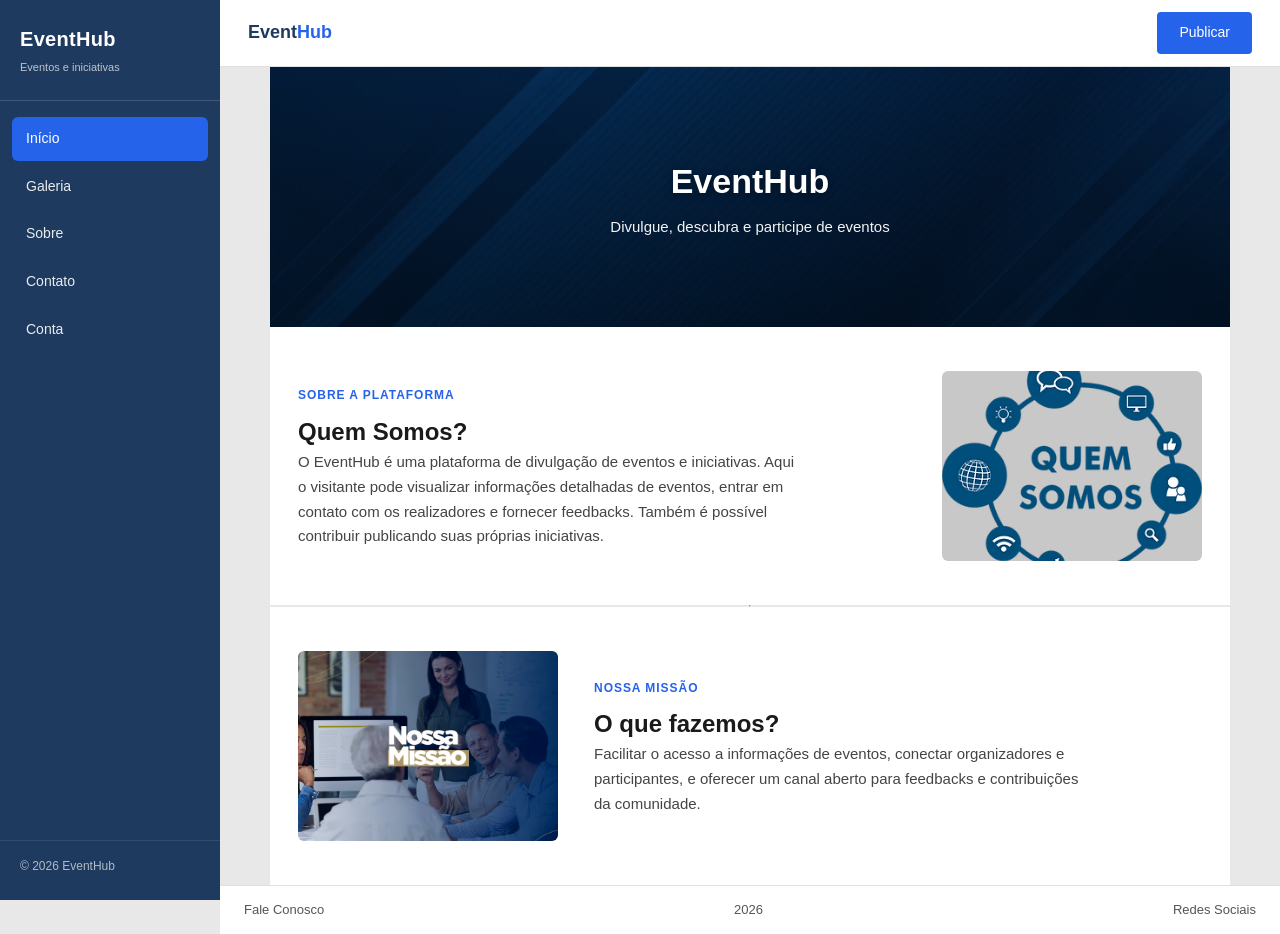
<file: Index.html>
<!DOCTYPE html>
<html lang="pt-BR">
<head>
  <meta charset="UTF-8">
  <meta name="viewport" content="width=device-width, initial-scale=1.0">
  <title>EventHub - Início</title>
  <link rel="stylesheet" href="CSS/Style.css">
</head>
<body>
  <div class="site">
    <aside class="menu-lateral">
      <div class="marca">
        <a href="Index.html">EventHub</a>
        <span>Eventos e iniciativas</span>
      </div>
      <nav>
        <a href="Index.html" class="ativo">Início</a>
        <a href="Projetos.html">Galeria</a>
        <a href="Sobre.html">Sobre</a>
        <a href="Contato.html">Contato</a>
        <a href="Perfil.html">Conta</a>
      </nav>
      <div class="menu-rodape">© 2026 EventHub</div>
    </aside>
    
    <div class="area-principal">
      <header class="topo">
        <a href="Index.html" class="logo">Event<span>Hub</span></a>
        <a href="Publicar.html" class="btn-destaque">Publicar</a>
      </header>

      <main>
        <div class="banner">
          <img src="Imagens/banner.png" alt="Banner">
          <div class="banner-texto">
            <h1>EventHub</h1>
            <p>Divulgue, descubra e participe de eventos</p>
          </div>
        </div>

        <section class="quem-somos">
          <div class="texto">
            <span class="secao-label">Sobre a plataforma</span>
            <h2>Quem Somos?</h2>
            <p>O EventHub é uma plataforma de divulgação de eventos e iniciativas. Aqui o visitante pode visualizar informações detalhadas de eventos, entrar em contato com os realizadores e fornecer feedbacks. Também é possível contribuir publicando suas próprias iniciativas.</p>
          </div>
          <div class="imagem-box">
            <img src="Imagens/quem-somos.png" alt="Quem Somos">
          </div>
        </section>

        <hr class="galeria-separador">

        <section class="quem-somos">
          <div class="imagem-box">
            <img src="Imagens/nossa-missao.png" alt="Nossa Missão">
          </div>
          <div class="texto">
            <span class="secao-label">Nossa Missão</span>
            <h2>O que fazemos?</h2>
            <p>Facilitar o acesso a informações de eventos, conectar organizadores e participantes, e oferecer um canal aberto para feedbacks e contribuições da comunidade.</p>
          </div>
        </section>
      </main>

      <footer class="rodape">
        <a href="Contato.html">Fale Conosco</a>
        <span>2026</span>
        <span>Redes Sociais</span>
      </footer>
    </div>
  </div>
</body>
</html>
</file>
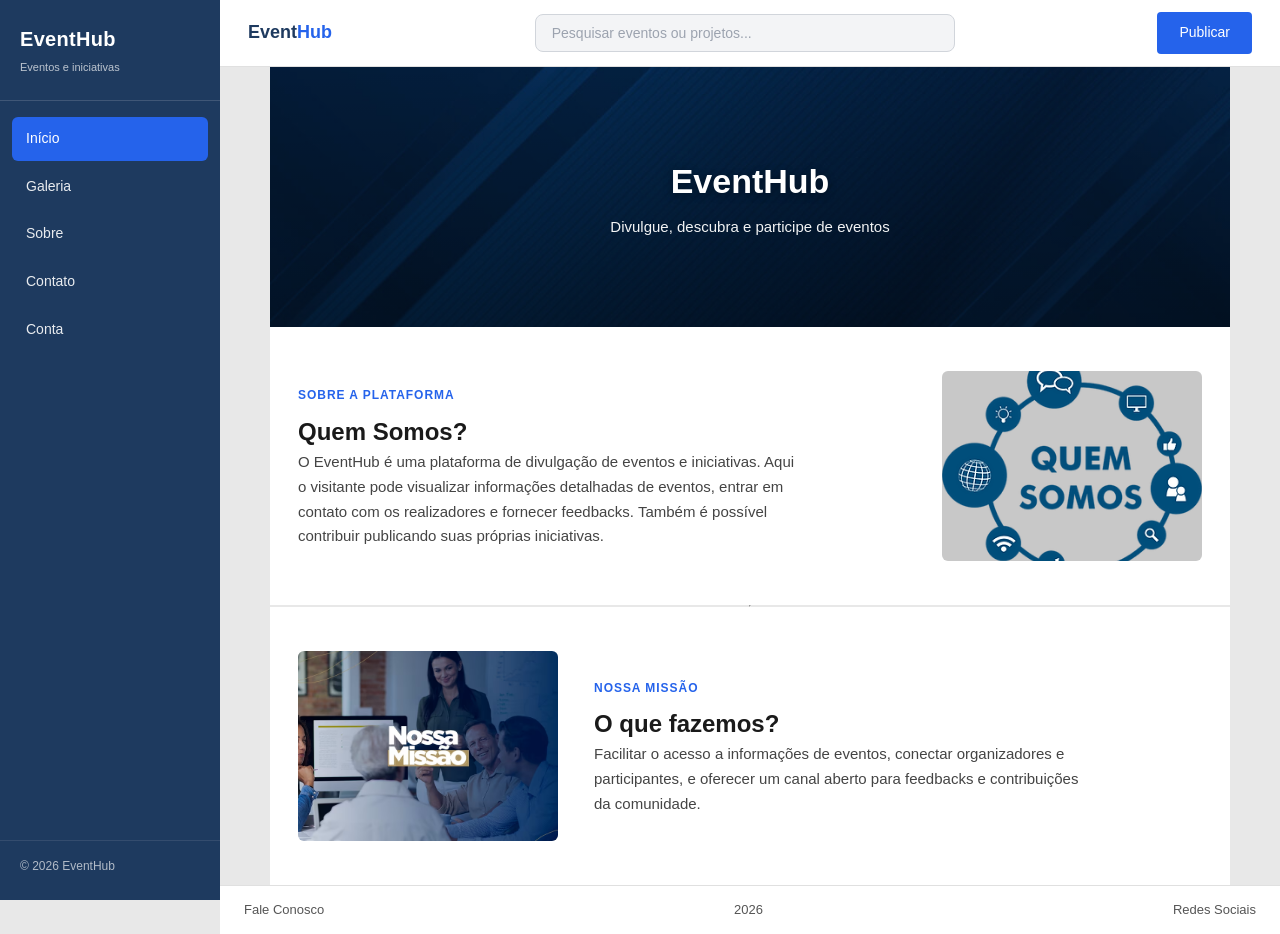
<file: index.html>
<!DOCTYPE html>
<html lang="pt-BR">
<head>
  <meta charset="UTF-8">
  <meta name="viewport" content="width=device-width, initial-scale=1.0">
  <title>EventHub - Início</title>
  <link rel="stylesheet" href="CSS/Style.css">
</head>
<body>
  <div class="site">
    <aside class="menu-lateral">
      <div class="marca">
        <a href="index.html">EventHub</a>
        <span>Eventos e iniciativas</span>
      </div>
      <nav>
        <a href="index.html" class="ativo">Início</a>
        <a href="projetos.html">Galeria</a>
        <a href="sobre.html">Sobre</a>
        <a href="contato.html">Contato</a>
        <a href="perfil.html">Conta</a>
      </nav>
      <div class="menu-rodape">© 2026 EventHub</div>
    </aside>
    
    <div class="area-principal">
      <header class="topo">
        <a href="index.html" class="logo">Event<span>Hub</span></a>

        <!-- Barra de pesquisa no centro -->
        <div class="topo-pesquisa">
          <input type="text" placeholder="Pesquisar eventos ou projetos...">
        </div>

        <a href="publicar.html" class="btn-destaque">Publicar</a>
      </header>

      <main>
        <div class="banner">
          <img src="Imagens/banner.png" alt="Banner">
          <div class="banner-texto">
            <h1>EventHub</h1>
            <p>Divulgue, descubra e participe de eventos</p>
          </div>
        </div>

        <section class="quem-somos">
          <div class="texto">
            <span class="secao-label">Sobre a plataforma</span>
            <h2>Quem Somos?</h2>
            <p>O EventHub é uma plataforma de divulgação de eventos e iniciativas. Aqui o visitante pode visualizar informações detalhadas de eventos, entrar em contato com os realizadores e fornecer feedbacks. Também é possível contribuir publicando suas próprias iniciativas.</p>
          </div>
          <div class="imagem-box">
            <img src="Imagens/quem-somos.png" alt="Quem Somos">
          </div>
        </section>

        <hr class="galeria-separador">

        <section class="quem-somos">
          <div class="imagem-box">
            <img src="Imagens/nossa-missao.png" alt="Nossa Missão">
          </div>
          <div class="texto">
            <span class="secao-label">Nossa Missão</span>
            <h2>O que fazemos?</h2>
            <p>Facilitar o acesso a informações de eventos, conectar organizadores e participantes, e oferecer um canal aberto para feedbacks e contribuições da comunidade.</p>
          </div>
        </section>
      </main>

      <footer class="rodape">
        <a href="contato.html">Fale Conosco</a>
        <span>2026</span>
        <span>Redes Sociais</span>
      </footer>
    </div>
  </div>
</body>
</html>
</file>
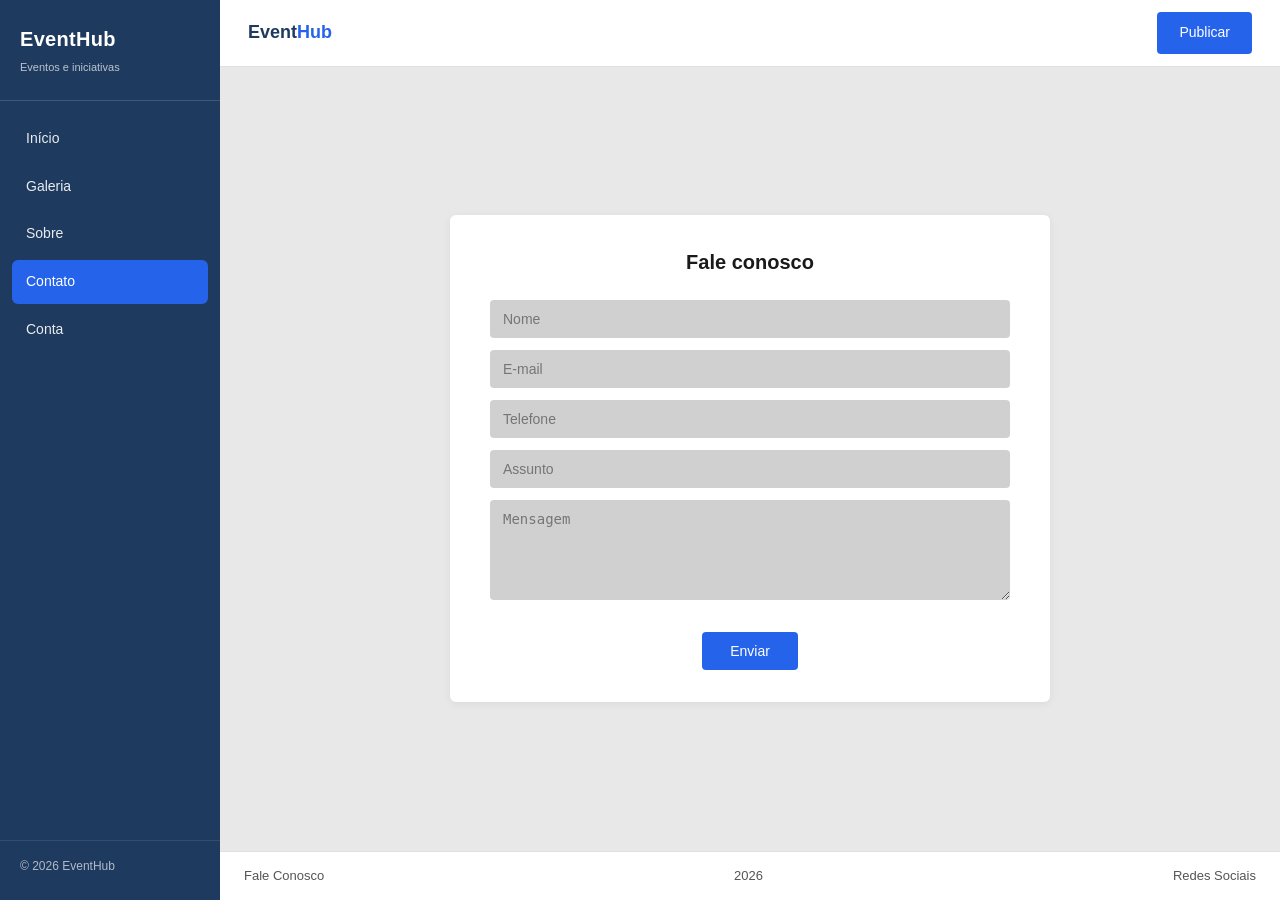
<file: Contato.html>
<!DOCTYPE html>
<html lang="pt-BR">
<head>
  <meta charset="UTF-8">
  <meta name="viewport" content="width=device-width, initial-scale=1.0">
  <title>EventHub - Contato</title>
  <link rel="stylesheet" href="CSS/Style.css">
</head>
<body>
  <div class="site">
    <aside class="menu-lateral">
      <div class="marca">
        <a href="Index.html">EventHub</a>
        <span>Eventos e iniciativas</span>
      </div>
      <nav>
        <a href="Index.html" >Início</a>
        <a href="Projetos.html">Galeria</a>
        <a href="Sobre.html">Sobre</a>
        <a href="Contato.html" class="ativo">Contato</a>
        <a href="Perfil.html">Conta</a>
      </nav>
      <div class="menu-rodape">© 2026 EventHub</div>
    </aside>
    
    <div class="area-principal">
      <header class="topo">
        <a href="Index.html" class="logo">Event<span>Hub</span></a>
        <a href="Publicar.html" class="btn-destaque">Publicar</a>
      </header>
      
      <main>
        <div class="form-area">
          <div class="form-box">
            <h2>Fale conosco</h2>
            <form action="#" method="post">
              <input type="text" name="nome" placeholder="Nome" required>
              <input type="email" name="email" placeholder="E-mail" required>
              <input type="tel" name="telefone" placeholder="Telefone">
              <input type="text" name="assunto" placeholder="Assunto" required>
              <textarea name="mensagem" placeholder="Mensagem" required></textarea>
              <button type="submit">Enviar</button>
            </form>
          </div>
        </div>
      </main>

      <footer class="rodape">
        <a href="Contato.html">Fale Conosco</a>
        <span>2026</span>
        <span>Redes Sociais</span>
      </footer>
    </div>
  </div>
</body>
</html>
</file>
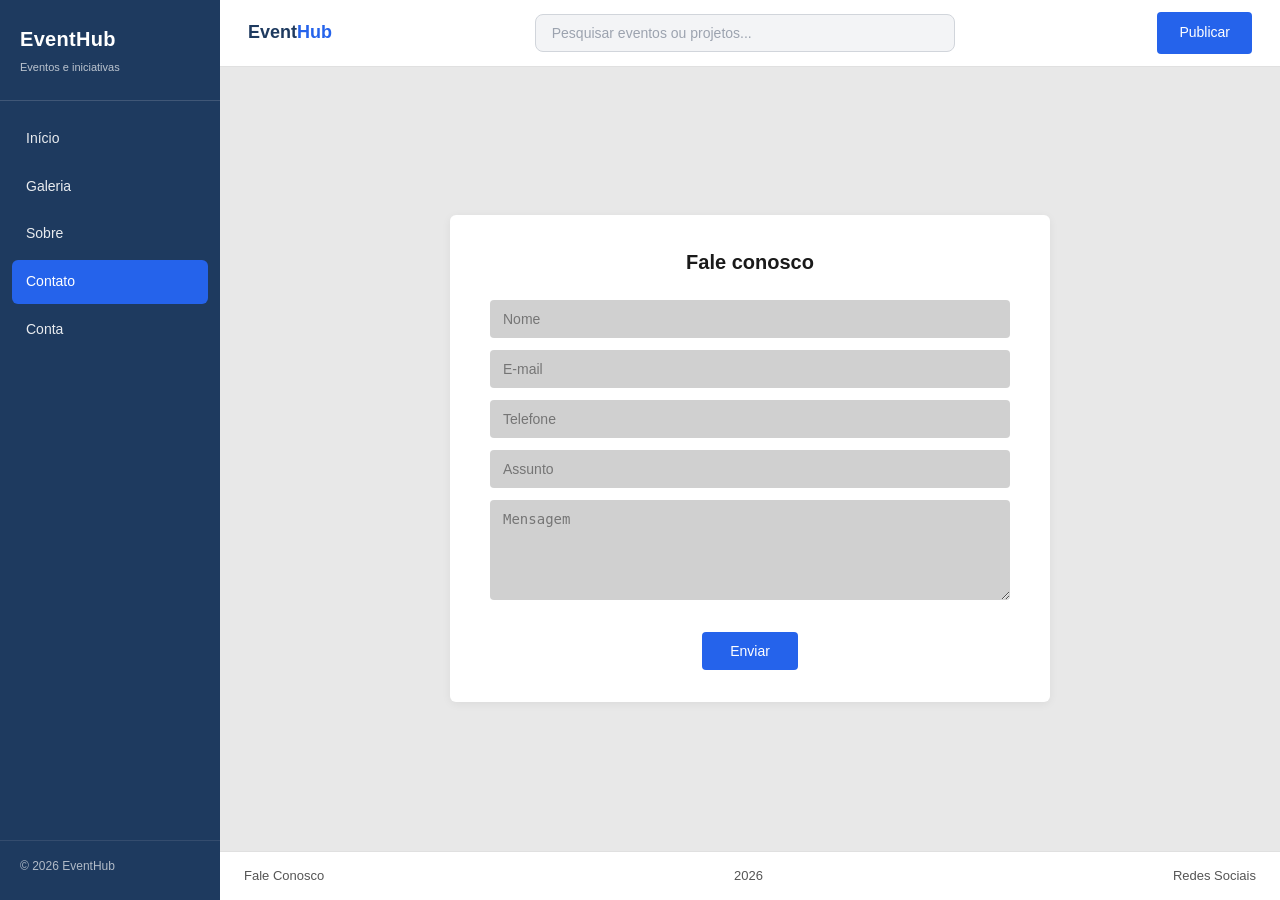
<file: contato.html>
<!DOCTYPE html>
<html lang="pt-BR">
<head>
  <meta charset="UTF-8">
  <meta name="viewport" content="width=device-width, initial-scale=1.0">
  <title>EventHub - Contato</title>
  <link rel="stylesheet" href="CSS/Style.css">
</head>
<body>
  <div class="site">
    <aside class="menu-lateral">
      <div class="marca">
        <a href="index.html">EventHub</a>
        <span>Eventos e iniciativas</span>
      </div>
      <nav>
        <a href="index.html" >Início</a>
        <a href="projetos.html">Galeria</a>
        <a href="sobre.html">Sobre</a>
        <a href="contato.html" class="ativo">Contato</a>
        <a href="perfil.html">Conta</a>
      </nav>
      <div class="menu-rodape">© 2026 EventHub</div>
    </aside>
    
    <div class="area-principal">
      <header class="topo">
        <a href="index.html" class="logo">Event<span>Hub</span></a>

        <!-- Barra de pesquisa no centro -->
        <div class="topo-pesquisa">
          <input type="text" placeholder="Pesquisar eventos ou projetos...">
        </div>

        <a href="publicar.html" class="btn-destaque">Publicar</a>
      </header>
      
      <main>
        <div class="form-area">
          <div class="form-box">
            <h2>Fale conosco</h2>
            <form action="#" method="post">
              <input type="text" name="nome" placeholder="Nome" required>
              <input type="email" name="email" placeholder="E-mail" required>
              <input type="tel" name="telefone" placeholder="Telefone">
              <input type="text" name="assunto" placeholder="Assunto" required>
              <textarea name="mensagem" placeholder="Mensagem" required></textarea>
              <button type="submit">Enviar</button>
            </form>
          </div>
        </div>
      </main>

      <footer class="rodape">
        <a href="contato.html">Fale Conosco</a>
        <span>2026</span>
        <span>Redes Sociais</span>
      </footer>
    </div>
  </div>
</body>
</html>
</file>
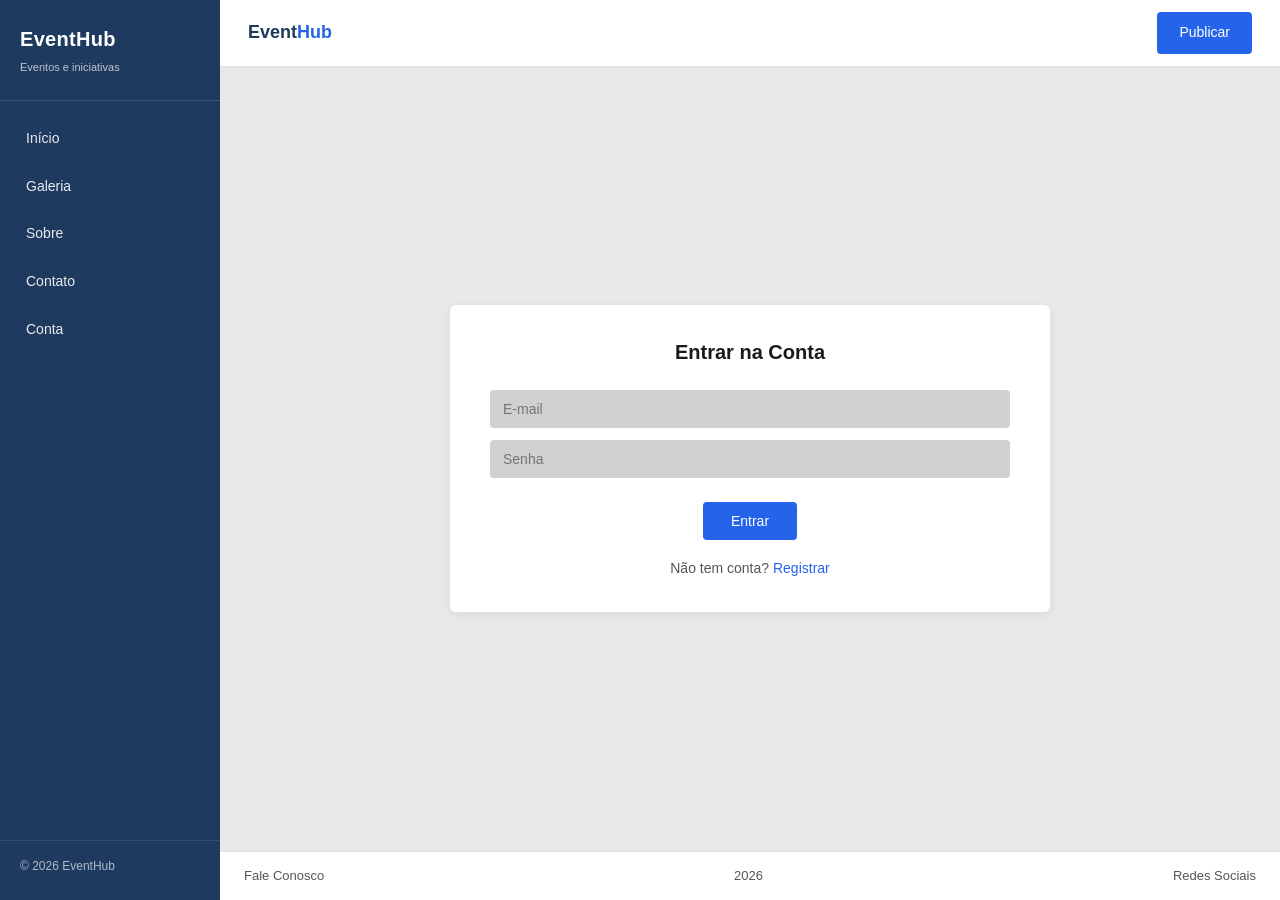
<file: Login.html>
<!DOCTYPE html>
<html lang="pt-BR">
<head>
  <meta charset="UTF-8">
  <meta name="viewport" content="width=device-width, initial-scale=1.0">
  <title>EventHub - Entrar</title>
  <link rel="stylesheet" href="CSS/Style.css">
</head>
<body>
  <div class="site">
    <aside class="menu-lateral">
      <div class="marca">
        <a href="Index.html">EventHub</a>
        <span>Eventos e iniciativas</span>
      </div>

      <nav>
        <a href="Index.html">Início</a>
        <a href="Projetos.html">Galeria</a>
        <a href="Sobre.html">Sobre</a>
        <a href="Contato.html">Contato</a>
        <a href="Perfil.html">Conta</a>
      </nav>
      <div class="menu-rodape">© 2026 EventHub</div>
    </aside>
    
    <div class="area-principal">
      <header class="topo">
        <a href="Index.html" class="logo">Event<span>Hub</span></a>
        <a href="Publicar.html" class="btn-destaque">Publicar</a>
      </header>

      <main>
        <div class="form-area">
          <div class="form-box">
            <h2>Entrar na Conta</h2>
            <form action="Perfil.html" method="get">
              <input type="email" name="email" placeholder="E-mail" required>
              <input type="password" name="senha" placeholder="Senha" required>
              <button type="submit">Entrar</button>
            </form>
            <p class="link-login">Não tem conta? <a href="Registro.html">Registrar</a></p>
          </div>
        </div>
      </main>
      
      <footer class="rodape">
        <a href="Contato.html">Fale Conosco</a>
        <span>2026</span>
        <span>Redes Sociais</span>
      </footer>
    </div>
  </div>
</body>
</html>
</file>
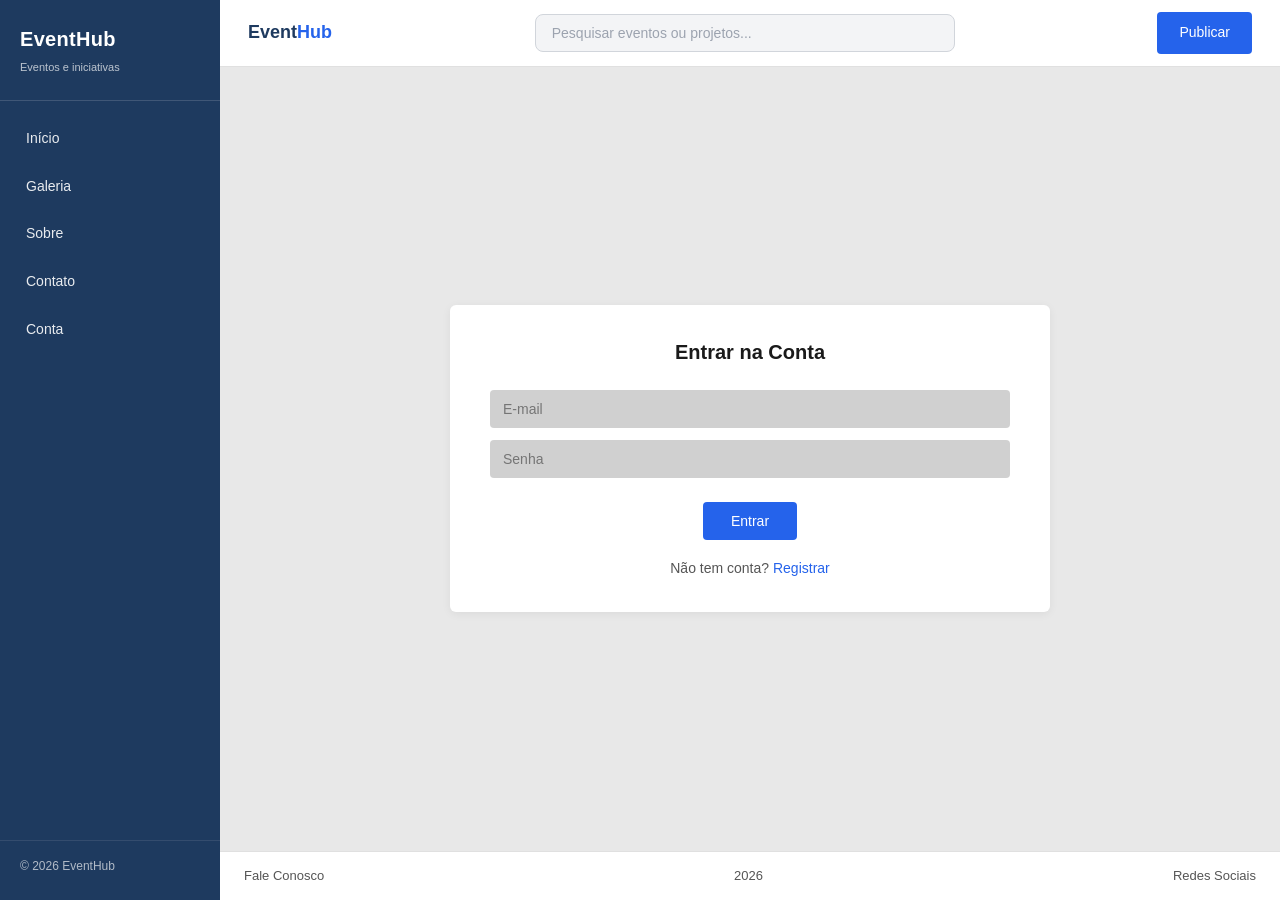
<file: login.html>
<!DOCTYPE html>
<html lang="pt-BR">
<head>
  <meta charset="UTF-8">
  <meta name="viewport" content="width=device-width, initial-scale=1.0">
  <title>EventHub - Entrar</title>
  <link rel="stylesheet" href="CSS/Style.css">
</head>
<body>
  <div class="site">
    <aside class="menu-lateral">
      <div class="marca">
        <a href="index.html">EventHub</a>
        <span>Eventos e iniciativas</span>
      </div>

      <nav>
        <a href="index.html">Início</a>
        <a href="projetos.html">Galeria</a>
        <a href="sobre.html">Sobre</a>
        <a href="contato.html">Contato</a>
        <a href="perfil.html">Conta</a>
      </nav>
      <div class="menu-rodape">© 2026 EventHub</div>
    </aside>
    
    <div class="area-principal">
      <header class="topo">
        <a href="index.html" class="logo">Event<span>Hub</span></a>

        <!-- Barra de pesquisa no centro -->
        <div class="topo-pesquisa">
          <input type="text" placeholder="Pesquisar eventos ou projetos...">
        </div>

        <a href="publicar.html" class="btn-destaque">Publicar</a>
      </header>

      <main>
        <div class="form-area">
          <div class="form-box">
            <h2>Entrar na Conta</h2>
            <form action="perfil.html" method="get">
              <input type="email" name="email" placeholder="E-mail" required>
              <input type="password" name="senha" placeholder="Senha" required>
              <button type="submit">Entrar</button>
            </form>
            <p class="link-login">Não tem conta? <a href="registro.html">Registrar</a></p>
          </div>
        </div>
      </main>
      
      <footer class="rodape">
        <a href="contato.html">Fale Conosco</a>
        <span>2026</span>
        <span>Redes Sociais</span>
      </footer>
    </div>
  </div>
</body>
</html>
</file>
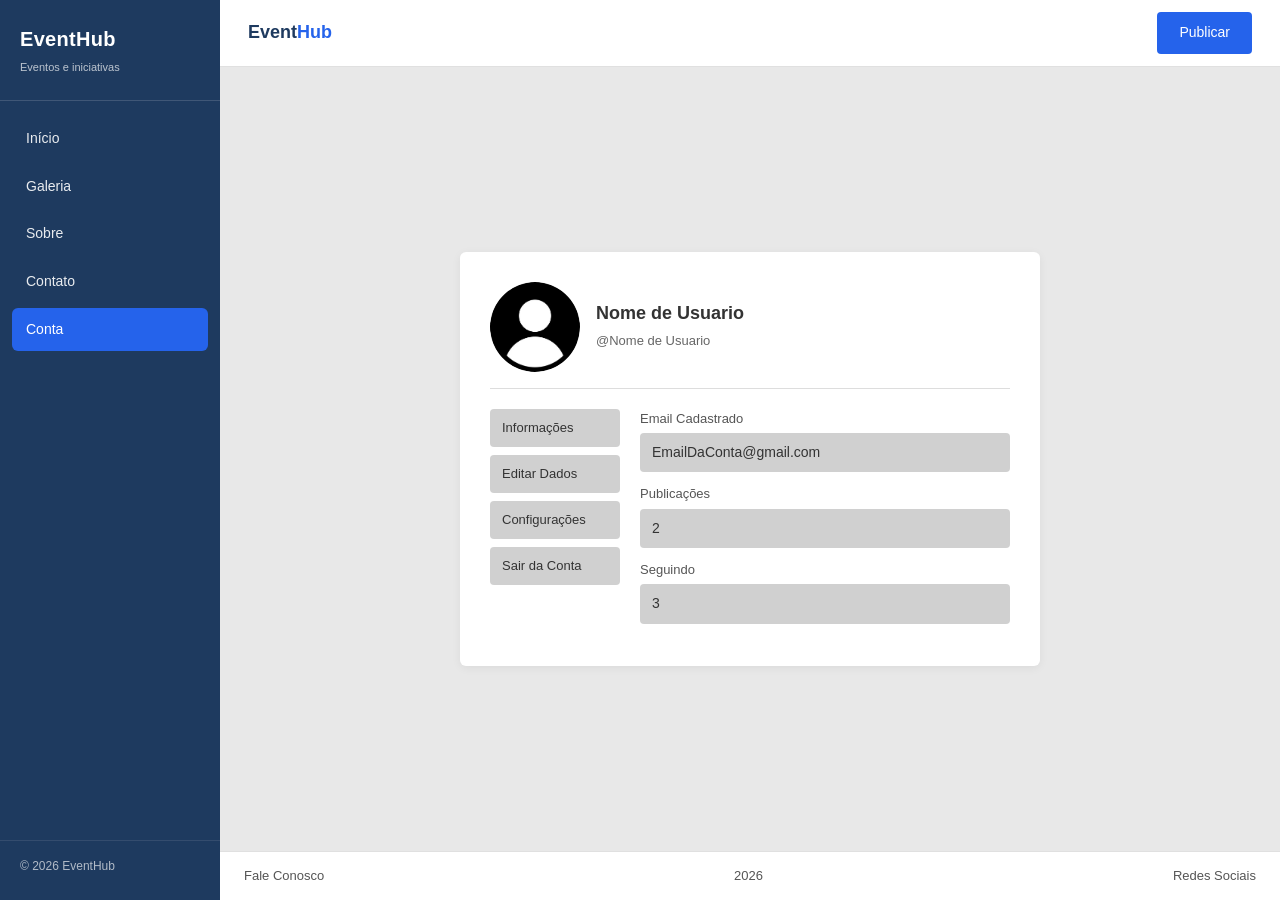
<file: Perfil.html>
<!DOCTYPE html>
<html lang="pt-BR">
<head>
  <meta charset="UTF-8">
  <meta name="viewport" content="width=device-width, initial-scale=1.0">
  <title>EventHub - Conta</title>
  <link rel="stylesheet" href="CSS/Style.css">
</head>
<body>
  <div class="site">
    <aside class="menu-lateral">
      <div class="marca">
        <a href="Index.html">EventHub</a>
        <span>Eventos e iniciativas</span>
      </div>
      <nav>
        <a href="Index.html">Início</a>
        <a href="Projetos.html">Galeria</a>
        <a href="Sobre.html">Sobre</a>
        <a href="Contato.html">Contato</a>
        <a href="Perfil.html" class="ativo">Conta</a>
      </nav>
      <div class="menu-rodape">© 2026 EventHub</div>
    </aside>
    
    <div class="area-principal">
      <header class="topo">
        <a href="Index.html" class="logo">Event<span>Hub</span></a>
        <a href="Publicar.html" class="btn-destaque">Publicar</a>
      </header>
      
      <main>
        <div class="perfil-area">
          <div class="perfil-box">
            <div class="perfil-topo">
              <div class="perfil-avatar">
                <img src="Imagens/avatar.png" alt="Avatar">
              </div>
              <div>
                <h2>Nome de Usuario</h2>
                <span>@Nome de Usuario</span>
              </div>
            </div>

            <div class="perfil-corpo">
              <div class="perfil-menu">
                <a href="#">Informações</a>
                <a href="#">Editar Dados</a>
                <a href="#">Configurações</a>
                <a href="Login.html">Sair da Conta</a>
              </div>
              <div class="perfil-info">
                <label>Email Cadastrado</label>
                <div class="campo">EmailDaConta@gmail.com</div>
                <label>Publicações</label>
                <div class="campo">2</div>
                <label>Seguindo</label>
                <div class="campo">3</div>
              </div>
            </div>
          </div>
        </div>
      </main>
      <footer class="rodape">
        <a href="Contato.html">Fale Conosco</a>
        <span>2026</span>
        <span>Redes Sociais</span>
      </footer>
    </div>
  </div>
</body>
</html>
</file>
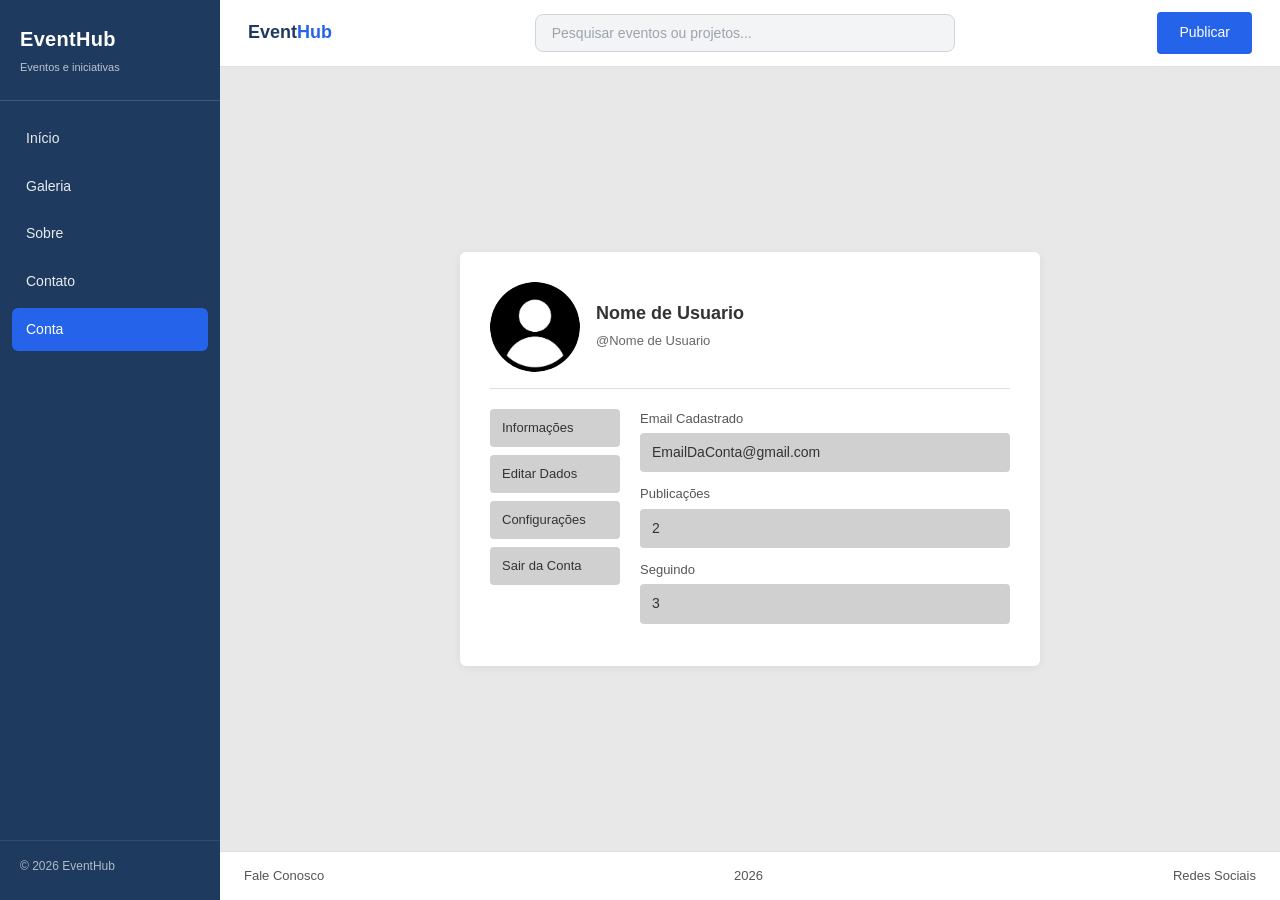
<file: perfil.html>
<!DOCTYPE html>
<html lang="pt-BR">
<head>
  <meta charset="UTF-8">
  <meta name="viewport" content="width=device-width, initial-scale=1.0">
  <title>EventHub - Conta</title>
  <link rel="stylesheet" href="CSS/Style.css">
</head>
<body>
  <div class="site">
    <aside class="menu-lateral">
      <div class="marca">
        <a href="index.html">EventHub</a>
        <span>Eventos e iniciativas</span>
      </div>
      <nav>
        <a href="index.html">Início</a>
        <a href="projetos.html">Galeria</a>
        <a href="sobre.html">Sobre</a>
        <a href="contato.html">Contato</a>
        <a href="perfil.html" class="ativo">Conta</a>
      </nav>
      <div class="menu-rodape">© 2026 EventHub</div>
    </aside>
    
    <div class="area-principal">
      <header class="topo">
        <a href="index.html" class="logo">Event<span>Hub</span></a>

        <!-- Barra de pesquisa no centro -->
        <div class="topo-pesquisa">
          <input type="text" placeholder="Pesquisar eventos ou projetos...">
        </div>

        <a href="publicar.html" class="btn-destaque">Publicar</a>
      </header>
      
      <main>
        <div class="perfil-area">
          <div class="perfil-box">
            <div class="perfil-topo">
              <div class="perfil-avatar">
                <img src="Imagens/avatar.png" alt="Avatar">
              </div>
              <div>
                <h2>Nome de Usuario</h2>
                <span>@Nome de Usuario</span>
              </div>
            </div>

            <div class="perfil-corpo">
              <div class="perfil-menu">
                <a href="#">Informações</a>
                <a href="#">Editar Dados</a>
                <a href="#">Configurações</a>
                <a href="login.html">Sair da Conta</a>
              </div>
              <div class="perfil-info">
                <label>Email Cadastrado</label>
                <div class="campo">EmailDaConta@gmail.com</div>
                <label>Publicações</label>
                <div class="campo">2</div>
                <label>Seguindo</label>
                <div class="campo">3</div>
              </div>
            </div>
          </div>
        </div>
      </main>
      <footer class="rodape">
        <a href="contato.html">Fale Conosco</a>
        <span>2026</span>
        <span>Redes Sociais</span>
      </footer>
    </div>
  </div>
</body>
</html>
</file>
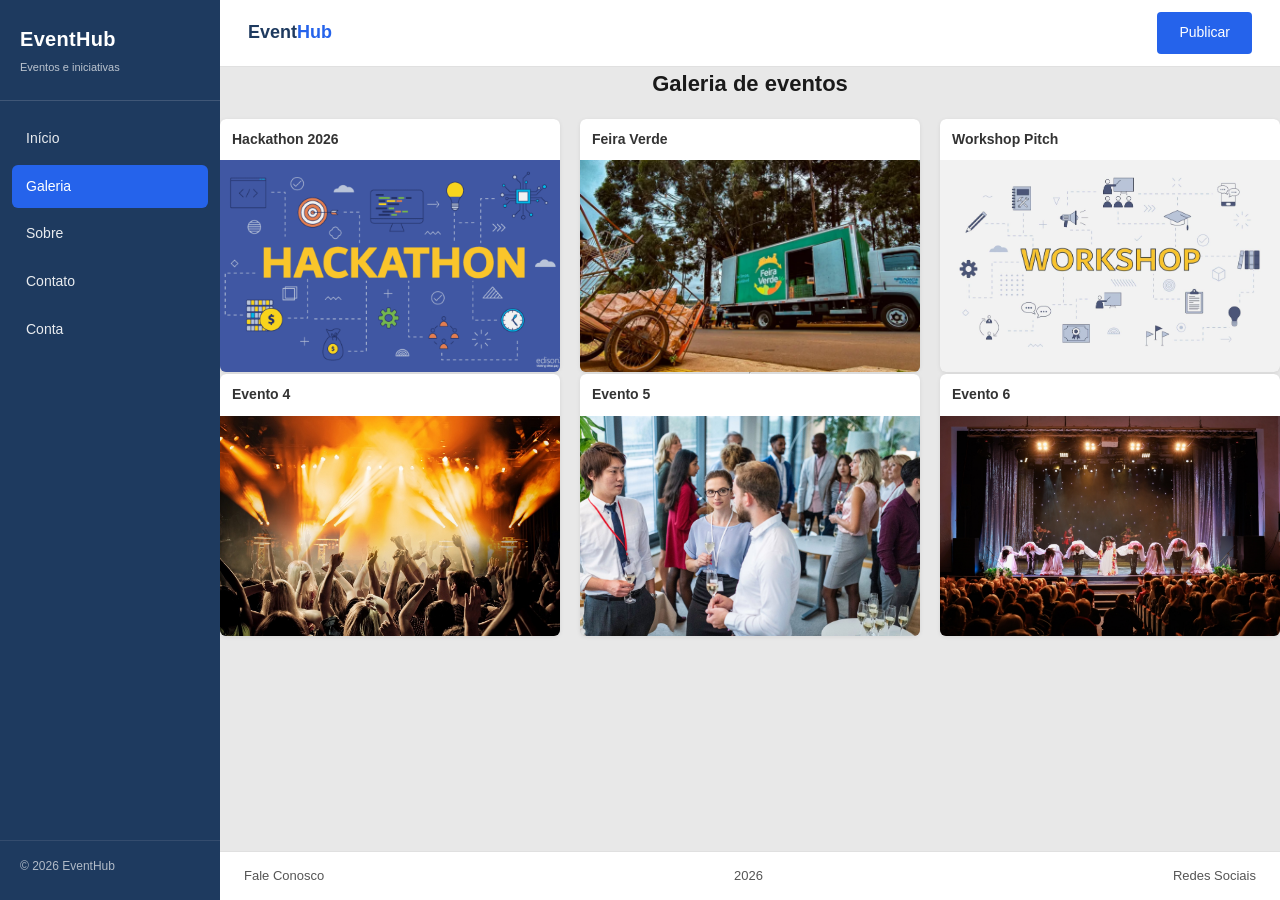
<file: Projetos.html>
<!DOCTYPE html>
<html lang="pt-BR">
<head>
  <meta charset="UTF-8">
  <meta name="viewport" content="width=device-width, initial-scale=1.0">
  <title>EventHub - Galeria</title>
  <link rel="stylesheet" href="CSS/Style.css">
</head>
<body>
  <div class="site">
    <aside class="menu-lateral">
      <div class="marca">
        <a href="index.html">EventHub</a>
        <span>Eventos e iniciativas</span>
      </div>
      <nav>
        <a href="index.html">Início</a>
        <a href="projetos.html" class="ativo">Galeria</a>
        <a href="sobre.html">Sobre</a>
        <a href="contato.html">Contato</a>
        <a href="perfil.html">Conta</a>
      </nav>
      <div class="menu-rodape">© 2026 EventHub</div>
    </aside>
    
    <div class="area-principal">
      <header class="topo">
        <a href="index.html" class="logo">Event<span>Hub</span></a>
        <a href="publicar.html" class="btn-destaque">Publicar</a>
      </header>

      <main>
        <div class="galeria-titulo">Galeria de eventos</div>
        <div class="galeria-grid">
          <div class="card-evento">
            <a href="Projetos/Projeto1.html">
              <div class="card-titulo">Hackathon 2026</div>
              <div class="card-img"><img src="Imagens/Projeto1.png" alt="Hackathon 2026"></div>
            </a>
          </div>
          <div class="card-evento">
            <a href="Projetos/Projeto2.html">
              <div class="card-titulo">Feira Verde</div>
              <div class="card-img"><img src="Imagens/Projeto2.png" alt="Feira Verde"></div>
            </a>
          </div>
          <div class="card-evento">
            <a href="Projetos/Projeto3.html">
              <div class="card-titulo">Workshop Pitch</div>
              <div class="card-img"><img src="Imagens/Projeto3.png" alt="Workshop Pitch"></div>
            </a>
          </div>
        </div>  

        <hr class="galeria-separador">

        <div class="galeria-grid">
          <div class="card-evento">
            <a href="Projetos/Projeto1.html">
              <div class="card-titulo">Evento 4</div>
              <div class="card-img"><img src="Imagens/Projeto4.png" alt="Evento 4"></div>
            </a>
          </div>
          <div class="card-evento">
            <a href="Projetos/Projeto2.html">
              <div class="card-titulo">Evento 5</div>
              <div class="card-img"><img src="Imagens/Projeto5.png" alt="Evento 5"></div>
            </a>
          </div>
          <div class="card-evento">
            <a href="Projetos/Projeto3.html">
              <div class="card-titulo">Evento 6</div>
              <div class="card-img"><img src="Imagens/Projeto6.png" alt="Evento 6"></div>
            </a>
          </div>
        </div>
      </main>

      <footer class="rodape">
        <a href="contato.html">Fale Conosco</a>
        <span>2026</span>
        <span>Redes Sociais</span>
      </footer>
    </div>
  </div>
</body>
</html>
</file>
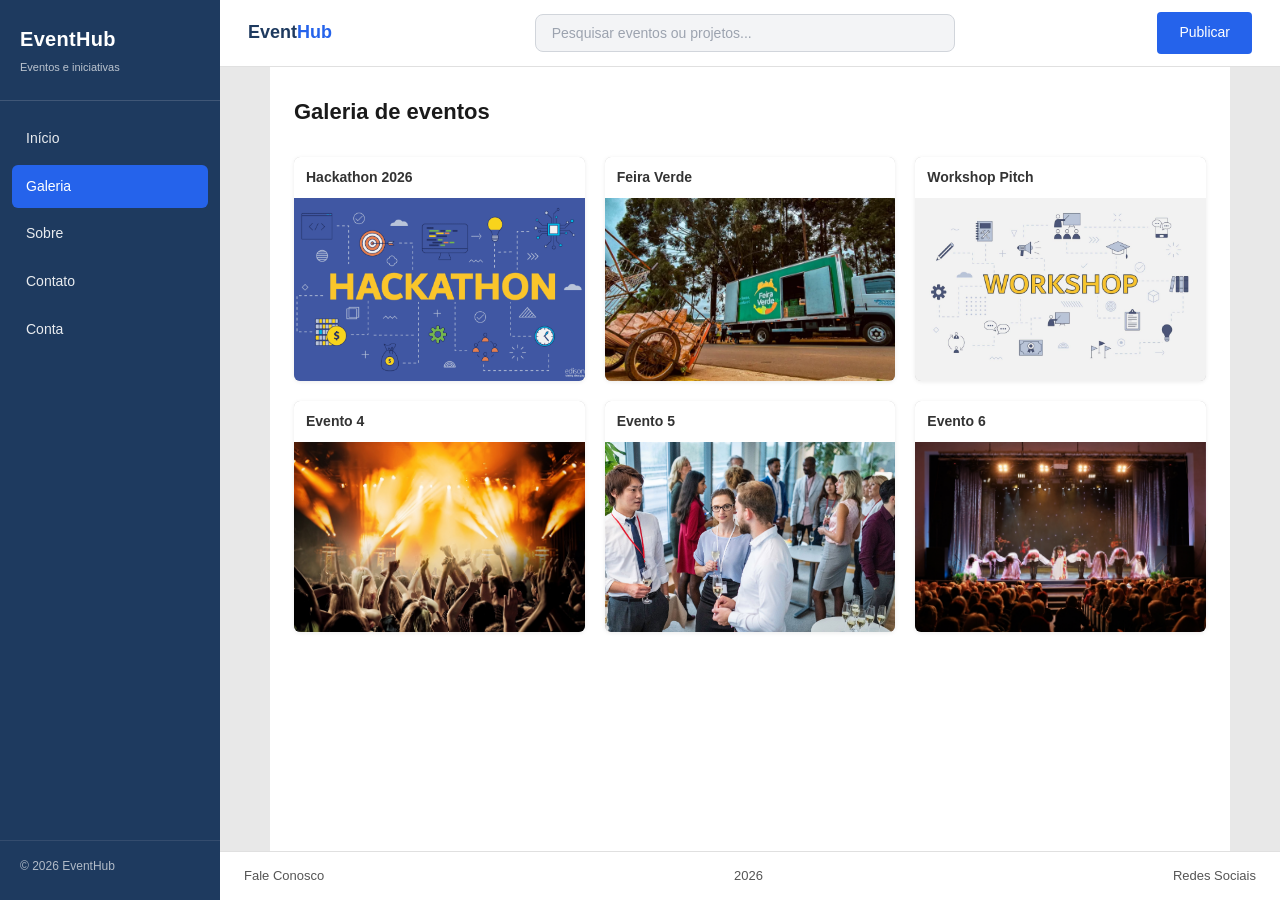
<file: projetos.html>
<!DOCTYPE html>
<html lang="pt-BR">
<head>
  <meta charset="UTF-8">
  <meta name="viewport" content="width=device-width, initial-scale=1.0">
  <title>EventHub - Galeria</title>
  <link rel="stylesheet" href="CSS/Style.css">
</head>
<body>
  <div class="site">
    <aside class="menu-lateral">
      <div class="marca">
        <a href="index.html">EventHub</a>
        <span>Eventos e iniciativas</span>
      </div>
      <nav>
        <a href="index.html">Início</a>
        <a href="projetos.html" class="ativo">Galeria</a>
        <a href="sobre.html">Sobre</a>
        <a href="contato.html">Contato</a>
        <a href="perfil.html">Conta</a>
      </nav>
      <div class="menu-rodape">© 2026 EventHub</div>
    </aside>
    
    <div class="area-principal">
      <header class="topo">
        <a href="index.html" class="logo">Event<span>Hub</span></a>

        <!-- Barra de pesquisa no centro -->
        <div class="topo-pesquisa">
          <input type="text" placeholder="Pesquisar eventos ou projetos...">
        </div>

        <a href="publicar.html" class="btn-destaque">Publicar</a>
      </header>

      <main>
        <div class="galeria-container">
          <div class="galeria-header">
            <h1 class="galeria-titulo">Galeria de eventos</h1>
          </div>

          <div class="galeria-grid">
            <div class="card-evento">
              <a href="Projetos/Projeto1.html">
                <div class="card-titulo">Hackathon 2026</div>
                <div class="card-img"><img src="Imagens/Projeto1.png" alt="Hackathon 2026"></div>
              </a>
            </div>
            <div class="card-evento">
              <a href="Projetos/Projeto2.html">
                <div class="card-titulo">Feira Verde</div>
                <div class="card-img"><img src="Imagens/Projeto2.png" alt="Feira Verde"></div>
              </a>
            </div>
            <div class="card-evento">
              <a href="Projetos/Projeto3.html">
                <div class="card-titulo">Workshop Pitch</div>
                <div class="card-img"><img src="Imagens/Projeto3.png" alt="Workshop Pitch"></div>
              </a>
            </div>

            <div class="card-evento">
              <a href="Projetos/Projeto4.html">
                <div class="card-titulo">Evento 4</div>
                <div class="card-img"><img src="Imagens/Projeto4.png" alt="Evento 4"></div>
              </a>
            </div>
            <div class="card-evento">
              <a href="Projetos/Projeto5.html">
                <div class="card-titulo">Evento 5</div>
                <div class="card-img"><img src="Imagens/Projeto5.png" alt="Evento 5"></div>
              </a>
            </div>
            <div class="card-evento">
              <a href="Projetos/Projeto6.html">
                <div class="card-titulo">Evento 6</div>
                <div class="card-img"><img src="Imagens/Projeto6.png" alt="Evento 6"></div>
              </a>
            </div>
          </div>
        </div>
      </main>

      <footer class="rodape">
        <a href="contato.html">Fale Conosco</a>
        <span>2026</span>
        <span>Redes Sociais</span>
      </footer>
    </div>
  </div>
</body>
</html>
</file>
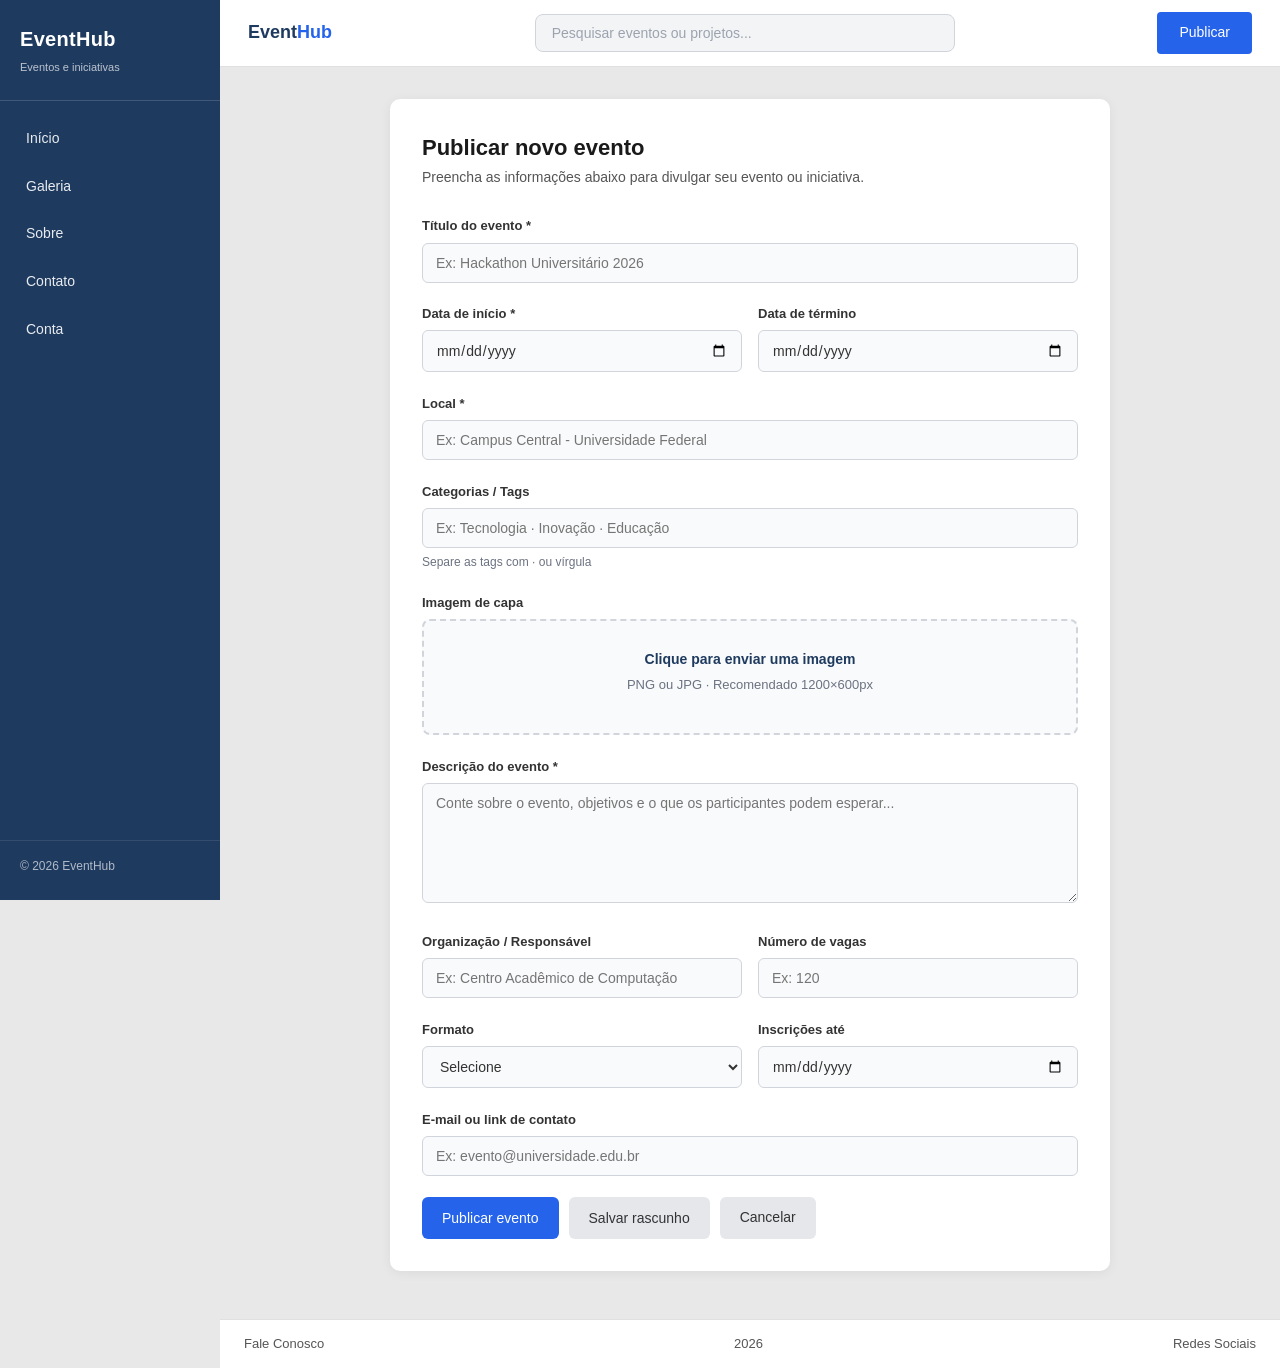
<file: publicar.html>
<!DOCTYPE html>
<html lang="pt-BR">
<head>
  <meta charset="UTF-8">
  <meta name="viewport" content="width=device-width, initial-scale=1.0">
  <title>Publicar Evento - EventHub</title>
  <link rel="stylesheet" href="CSS/Style.css">
  <style>
    /* Apenas o necessário para o formulário de publicação */
    .form-publicar {
      max-width: 100%;
    }

    .form-grupo {
      margin-bottom: 1.35rem;
    }

    .form-grupo label {
      display: block;
      font-size: 13px;
      font-weight: 600;
      color: #333;
      margin-bottom: 6px;
    }

    .form-grupo input[type="text"],
    .form-grupo input[type="date"],
    .form-grupo input[type="number"],
    .form-grupo select,
    .form-grupo textarea {
      width: 100%;
      padding: 11px 13px;
      border: 1px solid #d1d5db;
      border-radius: 6px;
      font-size: 14px;
      background-color: #f9fafb;
      color: #333;
      font-family: inherit;
      transition: border-color 0.15s, box-shadow 0.15s, background 0.15s;
    }

    .form-grupo input:focus,
    .form-grupo select:focus,
    .form-grupo textarea:focus {
      outline: none;
      border-color: #2563eb;
      background-color: #fff;
      box-shadow: 0 0 0 3px rgba(37, 99, 235, 0.12);
    }

    .form-grupo textarea {
      min-height: 120px;
      resize: vertical;
    }

    .form-linha {
      display: grid;
      grid-template-columns: 1fr 1fr;
      gap: 1rem;
    }

    @media (max-width: 600px) {
      .form-linha {
        grid-template-columns: 1fr;
      }
    }

    .form-upload {
      border: 2px dashed #d1d5db;
      border-radius: 8px;
      padding: 28px 20px;
      text-align: center;
      background: #f9fafb;
      cursor: pointer;
      transition: border-color 0.15s, background 0.15s;
    }

    .form-upload:hover {
      border-color: #2563eb;
      background: #f0f5ff;
    }

    .form-upload strong {
      display: block;
      color: #1e3a5f;
      font-size: 14px;
      margin-bottom: 4px;
    }

    .form-upload p {
      margin: 0;
      font-size: 13px;
      color: #6b7280;
    }

    .form-acoes {
      display: flex;
      gap: 10px;
      margin-top: 8px;
      flex-wrap: wrap;
    }

    .form-acoes .btn {
      background-color: #2563eb;
      color: #fff;
      border: none;
      padding: 10px 20px;
      border-radius: 6px;
      font-size: 14px;
      font-weight: 500;
      cursor: pointer;
      text-decoration: none;
      display: inline-block;
      transition: background 0.15s;
    }

    .form-acoes .btn:hover {
      background-color: #1e40af;
    }

    .form-acoes .btn-secundario {
      background-color: #e5e7eb;
      color: #333;
    }

    .form-acoes .btn-secundario:hover {
      background-color: #d1d5db;
    }

    .dica {
      font-size: 12px;
      color: #6b7280;
      margin-top: 5px;
    }

    .subtitulo-pagina {
      color: #555;
      font-size: 14px;
      margin-bottom: 28px;
      margin-top: -4px;
    }
  </style>
</head>
<body>
  <div class="site">
    <aside class="menu-lateral">
      <div class="marca">
        <a href="index.html">EventHub</a>
        <span>Eventos e iniciativas</span>
      </div>
      <nav>
        <a href="index.html">Início</a>
        <a href="projetos.html">Galeria</a>
        <a href="sobre.html">Sobre</a>
        <a href="contato.html">Contato</a>
        <a href="perfil.html">Conta</a>
      </nav>
      <div class="menu-rodape">© 2026 EventHub</div>
    </aside>

    <div class="area-principal">
      <header class="topo">
        <a href="index.html" class="logo">Event<span>Hub</span></a>
        <div class="topo-pesquisa">
          <input type="text" placeholder="Pesquisar eventos ou projetos...">
        </div>
        <a href="publicar.html" class="btn-destaque">Publicar</a>
      </header>

      <main>
        <div class="detalhe-area">
          <div class="detalhe-box">

            <h1 style="font-size: 22px; margin-bottom: 6px; color: #1a1a1a;">Publicar novo evento</h1>
            <p class="subtitulo-pagina">Preencha as informações abaixo para divulgar seu evento ou iniciativa.</p>

            <form class="form-publicar" onsubmit="return simularPublicacao(event)">

              <!-- Título -->
              <div class="form-grupo">
                <label for="titulo">Título do evento *</label>
                <input type="text" id="titulo" name="titulo" placeholder="Ex: Hackathon Universitário 2026" required>
              </div>

              <!-- Datas -->
              <div class="form-linha">
                <div class="form-grupo">
                  <label for="data-inicio">Data de início *</label>
                  <input type="date" id="data-inicio" name="data-inicio" required>
                </div>
                <div class="form-grupo">
                  <label for="data-fim">Data de término</label>
                  <input type="date" id="data-fim" name="data-fim">
                </div>
              </div>

              <!-- Local -->
              <div class="form-grupo">
                <label for="local">Local *</label>
                <input type="text" id="local" name="local" placeholder="Ex: Campus Central - Universidade Federal" required>
              </div>

              <!-- Categorias -->
              <div class="form-grupo">
                <label for="categorias">Categorias / Tags</label>
                <input type="text" id="categorias" name="categorias" placeholder="Ex: Tecnologia · Inovação · Educação">
                <p class="dica">Separe as tags com · ou vírgula</p>
              </div>

              <!-- Upload de imagem -->
              <div class="form-grupo">
                <label>Imagem de capa</label>
                <div class="form-upload" onclick="document.getElementById('imagem').click()">
                  <strong>Clique para enviar uma imagem</strong>
                  <p>PNG ou JPG · Recomendado 1200×600px</p>
                  <input type="file" id="imagem" name="imagem" accept="image/*" style="display: none;" onchange="mostrarNomeArquivo(this)">
                  <p id="nome-arquivo" style="margin-top: 10px; color: #2563eb; font-weight: 500; font-size: 13px;"></p>
                </div>
              </div>

              <!-- Descrição -->
              <div class="form-grupo">
                <label for="descricao">Descrição do evento *</label>
                <textarea id="descricao" name="descricao" rows="5" placeholder="Conte sobre o evento, objetivos e o que os participantes podem esperar..." required></textarea>
              </div>

              <!-- Organização e Vagas -->
              <div class="form-linha">
                <div class="form-grupo">
                  <label for="organizacao">Organização / Responsável</label>
                  <input type="text" id="organizacao" name="organizacao" placeholder="Ex: Centro Acadêmico de Computação">
                </div>
                <div class="form-grupo">
                  <label for="vagas">Número de vagas</label>
                  <input type="number" id="vagas" name="vagas" min="1" placeholder="Ex: 120">
                </div>
              </div>

              <!-- Formato e Inscrições -->
              <div class="form-linha">
                <div class="form-grupo">
                  <label for="formato">Formato</label>
                  <select id="formato" name="formato">
                    <option value="">Selecione</option>
                    <option value="Presencial">Presencial</option>
                    <option value="Online">Online</option>
                    <option value="Híbrido">Híbrido</option>
                  </select>
                </div>
                <div class="form-grupo">
                  <label for="inscricoes">Inscrições até</label>
                  <input type="date" id="inscricoes" name="inscricoes">
                </div>
              </div>

              <!-- Contato -->
              <div class="form-grupo">
                <label for="contato">E-mail ou link de contato</label>
                <input type="text" id="contato" name="contato" placeholder="Ex: evento@universidade.edu.br">
              </div>

              <!-- Botões -->
              <div class="form-acoes">
                <button type="submit" class="btn">Publicar evento</button>
                <button type="button" class="btn btn-secundario" onclick="salvarRascunho()">Salvar rascunho</button>
                <a href="projetos.html" class="btn btn-secundario">Cancelar</a>
              </div>

            </form>

          </div>
        </div>
      </main>

      <footer class="rodape">
        <a href="contato.html">Fale Conosco</a>
        <span>2026</span>
        <span>Redes Sociais</span>
      </footer>
    </div>
  </div>

  <script>
    function simularPublicacao(event) {
      event.preventDefault();
      const titulo = document.getElementById('titulo').value.trim();
      if (!titulo) {
        alert('Preencha o título do evento.');
        return false;
      }
      alert('✅ Evento "' + titulo + '" publicado com sucesso!\n\n(Simulação)');
      return false;
    }

    function mostrarNomeArquivo(input) {
      const nome = input.files[0] ? input.files[0].name : '';
      document.getElementById('nome-arquivo').textContent = nome ? '📷 ' + nome : '';
    }

    function salvarRascunho() {
      const titulo = document.getElementById('titulo').value.trim() || 'Sem título';
      alert('📝 Rascunho de "' + titulo + '" salvo!\n\n(Simulação)');
    }
  </script>
</body>
</html>
</file>
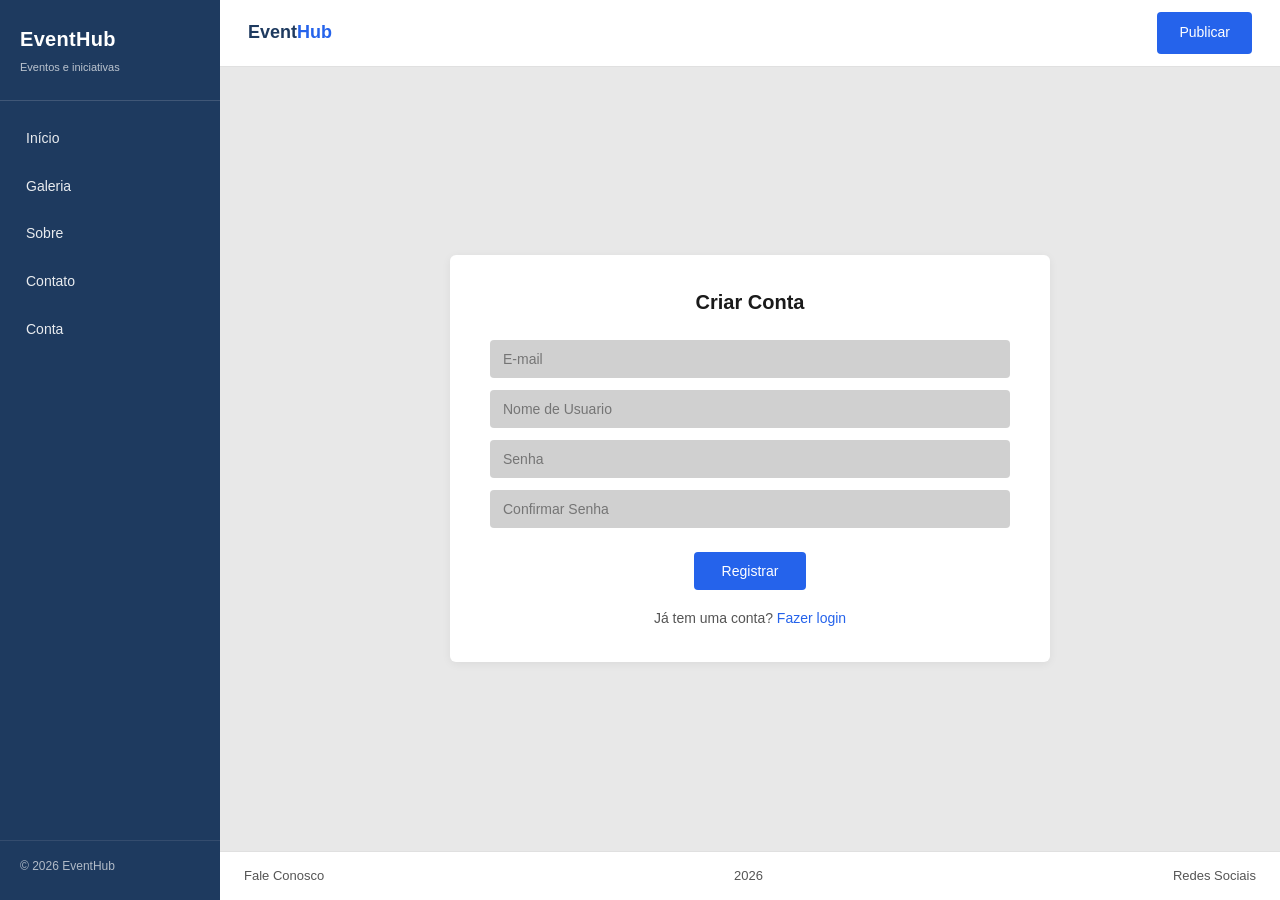
<file: Registro.html>
<!DOCTYPE html>
<html lang="pt-BR">
<head>
  <meta charset="UTF-8">
  <meta name="viewport" content="width=device-width, initial-scale=1.0">
  <title>EventHub - Criar Conta</title>
  <link rel="stylesheet" href="CSS/Style.css">
</head>
<body>
  <div class="site">
    <aside class="menu-lateral">
      <div class="marca">
        <a href="Index.html">EventHub</a>
        <span>Eventos e iniciativas</span>
      </div>
      <nav>
        <a href="Index.html">Início</a>
        <a href="Projetos.html">Galeria</a>
        <a href="Sobre.html">Sobre</a>
        <a href="Contato.html">Contato</a>
        <a href="Perfil.html">Conta</a>
      </nav>
      <div class="menu-rodape">© 2026 EventHub</div>
    </aside>
    
    <div class="area-principal">
      <header class="topo">
        <a href="Index.html" class="logo">Event<span>Hub</span></a>
        <a href="Publicar.html" class="btn-destaque">Publicar</a>
      </header>
      
      <main>
        <div class="form-area">
          <div class="form-box">
            <h2>Criar Conta</h2>
            <form action="Login.html" method="get">
              <input type="email" name="email" placeholder="E-mail" required>
              <input type="text" name="usuario" placeholder="Nome de Usuario" required>
              <input type="password" name="senha" placeholder="Senha" required>
              <input type="password" name="confirmar" placeholder="Confirmar Senha" required>
              <button type="submit">Registrar</button>
            </form>
            <p class="link-login">Já tem uma conta? <a href="Login.html">Fazer login</a></p>
          </div>
        </div>
      </main>
      <footer class="rodape">
        <a href="Contato.html">Fale Conosco</a>
        <span>2026</span>
        <span>Redes Sociais</span>
      </footer>
    </div>
  </div>
</body>
</html>
</file>
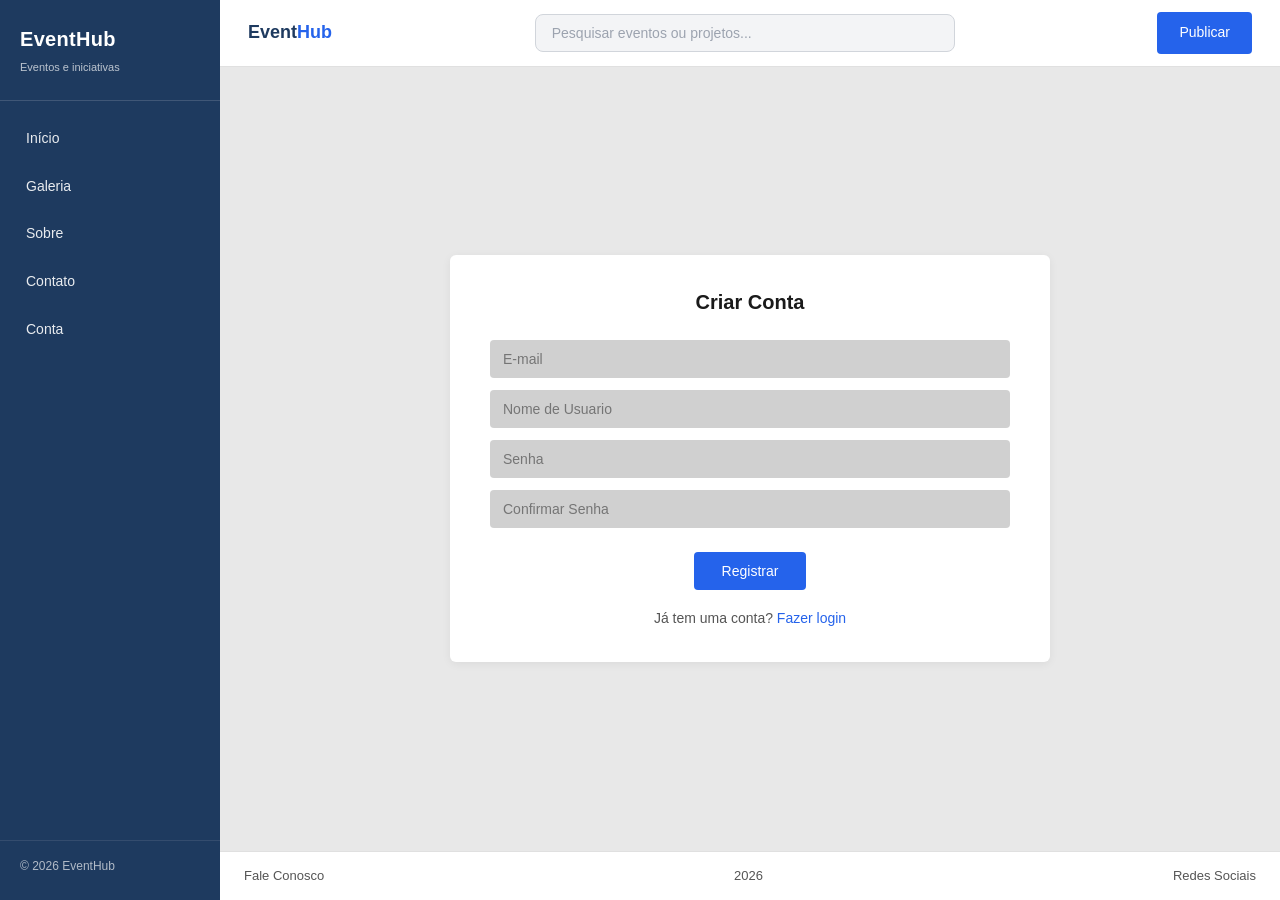
<file: registro.html>
<!DOCTYPE html>
<html lang="pt-BR">
<head>
  <meta charset="UTF-8">
  <meta name="viewport" content="width=device-width, initial-scale=1.0">
  <title>EventHub - Criar Conta</title>
  <link rel="stylesheet" href="CSS/Style.css">
</head>
<body>
  <div class="site">
    <aside class="menu-lateral">
      <div class="marca">
        <a href="index.html">EventHub</a>
        <span>Eventos e iniciativas</span>
      </div>
      <nav>
        <a href="index.html">Início</a>
        <a href="projetos.html">Galeria</a>
        <a href="sobre.html">Sobre</a>
        <a href="contato.html">Contato</a>
        <a href="perfil.html">Conta</a>
      </nav>
      <div class="menu-rodape">© 2026 EventHub</div>
    </aside>
    
    <div class="area-principal">
      <header class="topo">
        <a href="index.html" class="logo">Event<span>Hub</span></a>

        <!-- Barra de pesquisa no centro -->
        <div class="topo-pesquisa">
          <input type="text" placeholder="Pesquisar eventos ou projetos...">
        </div>

        <a href="publicar.html" class="btn-destaque">Publicar</a>
      </header>
      
      <main>
        <div class="form-area">
          <div class="form-box">
            <h2>Criar Conta</h2>
            <form action="login.html" method="get">
              <input type="email" name="email" placeholder="E-mail" required>
              <input type="text" name="usuario" placeholder="Nome de Usuario" required>
              <input type="password" name="senha" placeholder="Senha" required>
              <input type="password" name="confirmar" placeholder="Confirmar Senha" required>
              <button type="submit">Registrar</button>
            </form>
            <p class="link-login">Já tem uma conta? <a href="login.html">Fazer login</a></p>
          </div>
        </div>
      </main>
      <footer class="rodape">
        <a href="contato.html">Fale Conosco</a>
        <span>2026</span>
        <span>Redes Sociais</span>
      </footer>
    </div>
  </div>
</body>
</html>
</file>
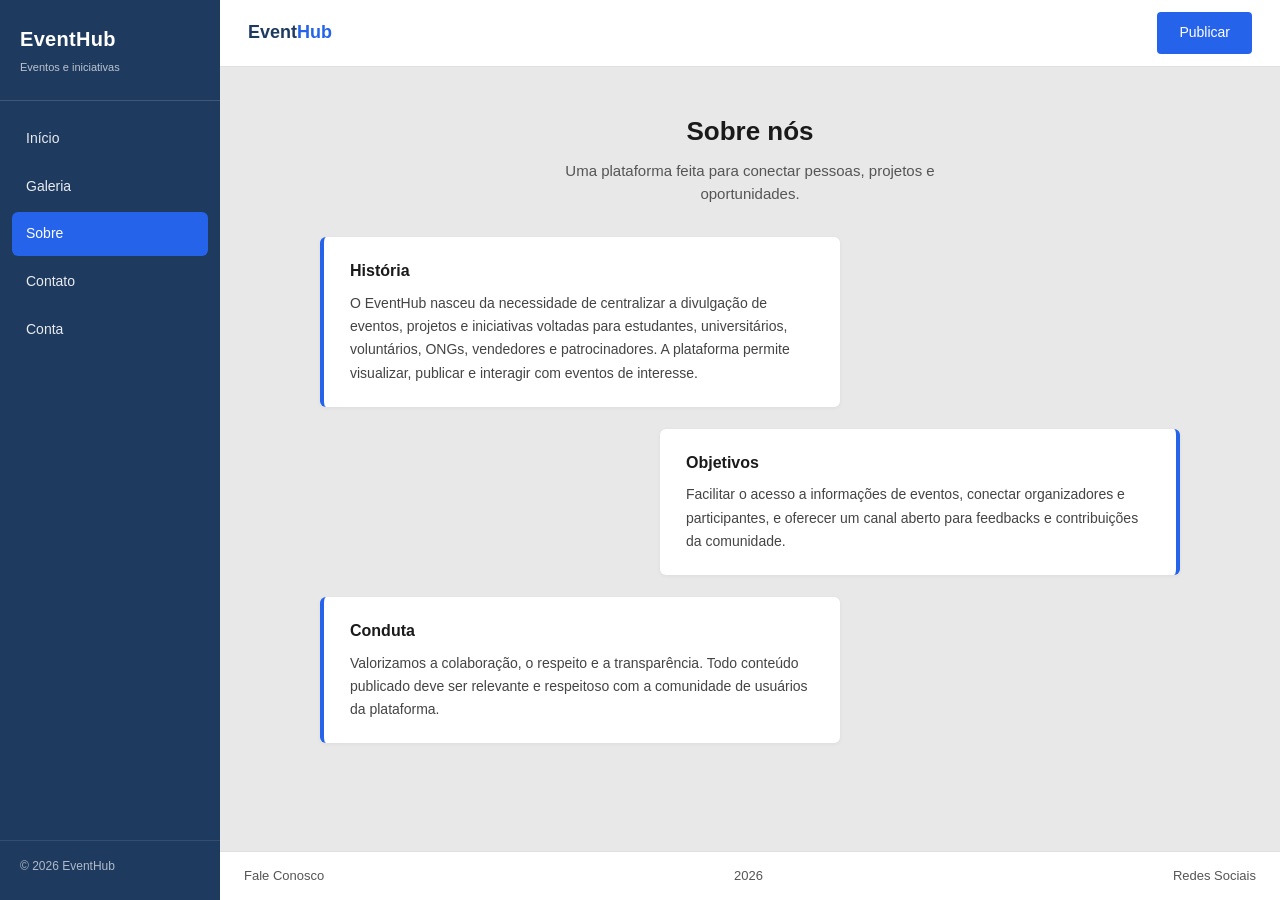
<file: Sobre.html>
<!DOCTYPE html>
<html lang="pt-BR">
<head>
  <meta charset="UTF-8">
  <meta name="viewport" content="width=device-width, initial-scale=1.0">
  <title>EventHub - Sobre</title>
  <link rel="stylesheet" href="CSS/Style.css">
</head>
<body>
  <div class="site">
    <aside class="menu-lateral">
      <div class="marca">
        <a href="Index.html">EventHub</a>
        <span>Eventos e iniciativas</span>
      </div>
      <nav>
        <a href="Index.html">Início</a>
        <a href="Projetos.html">Galeria</a>
        <a href="Sobre.html" class="ativo">Sobre</a>
        <a href="Contato.html">Contato</a>
        <a href="Perfil.html">Conta</a>
      </nav>
      <div class="menu-rodape">© 2026 EventHub</div>
    </aside>
    
    <div class="area-principal">
      <header class="topo">
        <a href="Index.html" class="logo">Event<span>Hub</span></a>
        <a href="Publicar.html" class="btn-destaque">Publicar</a>
      </header>
      
      <main>
        <div class="secao-cinza">
          <div class="sobre-wrapper">
            <header class="pagina-titulo">
              <h1>Sobre nós</h1>
              <p class="pagina-subtitulo">Uma plataforma feita para conectar pessoas, projetos e oportunidades.</p>
            </header>
            <div class="sobre-flex">
              <article class="sobre-card">
                <h3>História</h3>
                <p>O EventHub nasceu da necessidade de centralizar a divulgação de eventos, projetos e iniciativas voltadas para estudantes, universitários, voluntários, ONGs, vendedores e patrocinadores. A plataforma permite visualizar, publicar e interagir com eventos de interesse.</p>
              </article>
              <article class="sobre-card">
                <h3>Objetivos</h3>
                <p>Facilitar o acesso a informações de eventos, conectar organizadores e participantes, e oferecer um canal aberto para feedbacks e contribuições da comunidade.</p>
              </article>
              <article class="sobre-card">
                <h3>Conduta</h3>
                <p>Valorizamos a colaboração, o respeito e a transparência. Todo conteúdo publicado deve ser relevante e respeitoso com a comunidade de usuários da plataforma.</p>
              </article>
            </div>
          </div>
        </div>
      </main>
      <footer class="rodape">
        <a href="Contato.html">Fale Conosco</a>
        <span>2026</span>
        <span>Redes Sociais</span>
      </footer>
    </div>
  </div>
</body>
</html>
</file>
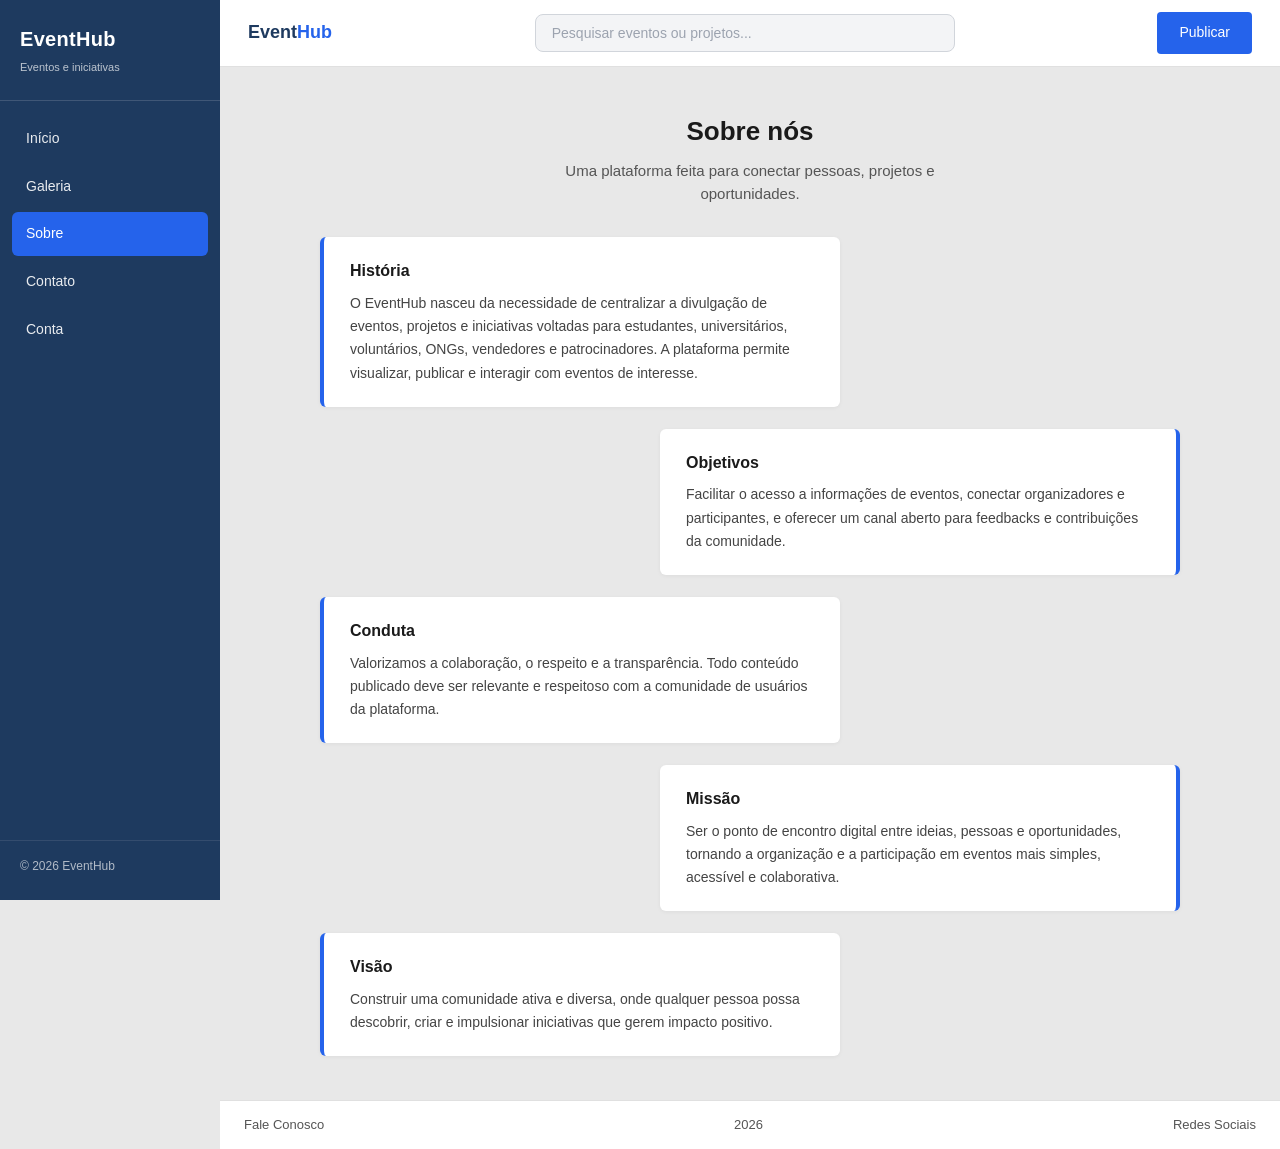
<file: sobre.html>
<!DOCTYPE html>
<html lang="pt-BR">
<head>
  <meta charset="UTF-8">
  <meta name="viewport" content="width=device-width, initial-scale=1.0">
  <title>EventHub - Sobre</title>
  <link rel="stylesheet" href="CSS/Style.css">
</head>
<body>
  <div class="site">
    <aside class="menu-lateral">
      <div class="marca">
        <a href="index.html">EventHub</a>
        <span>Eventos e iniciativas</span>
      </div>
      <nav>
        <a href="index.html">Início</a>
        <a href="projetos.html">Galeria</a>
        <a href="sobre.html" class="ativo">Sobre</a>
        <a href="contato.html">Contato</a>
        <a href="perfil.html">Conta</a>
      </nav>
      <div class="menu-rodape">© 2026 EventHub</div>
    </aside>
    
    <div class="area-principal">
      <header class="topo">
        <a href="index.html" class="logo">Event<span>Hub</span></a>

        <!-- Barra de pesquisa no centro -->
        <div class="topo-pesquisa">
          <input type="text" placeholder="Pesquisar eventos ou projetos...">
        </div>

        <a href="publicar.html" class="btn-destaque">Publicar</a>
      </header>
      
      <main>
        <div class="secao-cinza">
          <div class="sobre-wrapper">
            <header class="pagina-titulo">
              <h1>Sobre nós</h1>
              <p class="pagina-subtitulo">Uma plataforma feita para conectar pessoas, projetos e oportunidades.</p>
            </header>
            
            <div class="sobre-flex">
              <article class="sobre-card">
                <h3>História</h3>
                <p>O EventHub nasceu da necessidade de centralizar a divulgação de eventos, projetos e iniciativas voltadas para estudantes, universitários, voluntários, ONGs, vendedores e patrocinadores. A plataforma permite visualizar, publicar e interagir com eventos de interesse.</p>
              </article>

              <article class="sobre-card">
                <h3>Objetivos</h3>
                <p>Facilitar o acesso a informações de eventos, conectar organizadores e participantes, e oferecer um canal aberto para feedbacks e contribuições da comunidade.</p>
              </article>

              <article class="sobre-card">
                <h3>Conduta</h3>
                <p>Valorizamos a colaboração, o respeito e a transparência. Todo conteúdo publicado deve ser relevante e respeitoso com a comunidade de usuários da plataforma.</p>
              </article>

              <article class="sobre-card">
                <h3>Missão</h3>
                <p>Ser o ponto de encontro digital entre ideias, pessoas e oportunidades, tornando a organização e a participação em eventos mais simples, acessível e colaborativa.</p>
              </article>

              <article class="sobre-card">
                <h3>Visão</h3>
                <p>Construir uma comunidade ativa e diversa, onde qualquer pessoa possa descobrir, criar e impulsionar iniciativas que gerem impacto positivo.</p>
              </article>
            </div>
          </div>
        </div>
      </main>
      <footer class="rodape">
        <a href="contato.html">Fale Conosco</a>
        <span>2026</span>
        <span>Redes Sociais</span>
      </footer>
    </div>
  </div>
</body>
</html>
</file>
<file: CSS/Style.css>
* {
  margin: 0;
  padding: 0;
  box-sizing: border-box;
}

html, body {
  height: 100%;
}

body {
  font-family: Arial, Helvetica, sans-serif;
  background-color: #e8e8e8;
  color: #333;
  line-height: 1.55;
  min-height: 100vh;
}

.site {
  display: flex;
  min-height: 100vh;
  width: 100%;
}

.area-principal {
  flex: 1;
  display: flex;
  flex-direction: column;
  min-width: 0;
  max-width: calc(100% - 220px);
}

.menu-lateral {
  width: 220px;
  flex-shrink: 0;
  background-color: #1e3a5f;
  color: #fff;
  display: flex;
  flex-direction: column;
  padding: 24px 0;
  position: sticky;
  top: 0;
  height: 100vh;
  align-self: flex-start;
}

.menu-lateral .marca {
  padding: 0 20px 24px;
  border-bottom: 1px solid rgba(255,255,255,0.15);
  margin-bottom: 16px;
}

.menu-lateral .marca a {
  color: #fff;
  text-decoration: none;
  font-size: 20px;
  font-weight: 700;
  letter-spacing: 0.3px;
}

.menu-lateral .marca span {
  display: block;
  font-size: 11px;
  opacity: 0.7;
  margin-top: 4px;
  font-weight: 400;
}

.menu-lateral nav {
  display: flex;
  flex-direction: column;
  gap: 4px;
  padding: 0 12px;
  flex: 1;
}

.menu-lateral nav a {
  color: rgba(255,255,255,0.9);
  text-decoration: none;
  padding: 11px 14px;
  border-radius: 6px;
  font-size: 14px;
  font-weight: 500;
  transition: background 0.15s, color 0.15s;
}

.menu-lateral nav a:hover {
  background-color: rgba(255,255,255,0.12);
  color: #fff;
}

.menu-lateral nav a.ativo {
  background-color: #2563eb;
  color: #fff;
}

.menu-lateral .menu-rodape {
  padding: 16px 20px 0;
  border-top: 1px solid rgba(255,255,255,0.15);
  margin-top: auto;
  font-size: 12px;
  opacity: 0.65;
}

/* ===== HEADER ===== */
.topo {
  display: flex;
  justify-content: space-between;
  align-items: center;
  background-color: #ffffff;
  border-bottom: 1px solid #e0e0e0;
  padding: 12px 28px;
  flex-shrink: 0;
  gap: 20px;
}

.topo .logo {
  color: #1e3a5f;
  text-decoration: none;
  font-size: 18px;
  font-weight: 700;
  flex-shrink: 0;
}

.topo .logo span {
  color: #2563eb;
}

/* Barra de pesquisa no centro */
.topo-pesquisa {
  flex: 1;
  max-width: 420px;
  margin: 0 auto;
}

.topo-pesquisa input {
  width: 100%;
  padding: 10px 16px;
  border: 1px solid #d1d5db;
  border-radius: 8px;
  font-size: 14px;
  background-color: #f3f4f6;
  color: #333;
  transition: border-color 0.15s, box-shadow 0.15s, background 0.15s;
}

.topo-pesquisa input:focus {
  outline: none;
  border-color: #2563eb;
  background-color: #ffffff;
  box-shadow: 0 0 0 3px rgba(37, 99, 235, 0.12);
}

.topo-pesquisa input::placeholder {
  color: #9ca3af;
}

.btn-destaque {
  display: inline-block;
  background-color: #2563eb;
  color: #fff;
  text-decoration: none;
  padding: 10px 22px;
  border-radius: 6px;
  font-size: 14px;
  font-weight: 500;
  flex-shrink: 0;
  white-space: nowrap;
}

.btn-destaque:hover {
  background-color: #1e40af;
}

main {
  flex: 1;
  background-color: #e8e8e8;
  width: 100%;
  display: flex;
  flex-direction: column;
  align-items: center;
}

.banner {
  position: relative;
  background-color: #1e3a5f;
  height: 260px;
  width: 100%;
  max-width: 960px;
  margin: 0 auto;
  display: flex;
  align-items: center;
  justify-content: center;
  overflow: hidden;
  flex-shrink: 0;
}

.banner img {
  width: 100%;
  height: 100%;
  object-fit: cover;
  opacity: 0.85;
}

.banner-texto {
  position: absolute;
  inset: 0;
  display: flex;
  flex-direction: column;
  align-items: center;
  justify-content: center;
  text-align: center;
  color: #fff;
  background: linear-gradient(to bottom, rgba(0,0,0,0.2), rgba(0,0,0,0.5));
  padding: 20px;
}

.banner-texto h1 {
  font-size: 34px;
  font-weight: 700;
  margin-bottom: 8px;
  text-shadow: 0 2px 8px rgba(0,0,0,0.35);
}

.banner-texto p {
  font-size: 15px;
  opacity: 0.95;
}

.secao-label {
  display: inline-block;
  font-size: 12px;
  font-weight: 600;
  text-transform: uppercase;
  letter-spacing: 0.08em;
  color: #2563eb;
  margin-bottom: 8px;
}

.btn-destaque {
  display: inline-block;
  background-color: #2563eb;
  color: #fff;
  text-decoration: none;
  padding: 10px 22px;
  border-radius: 4px;
  font-size: 14px;
  font-weight: 500;
}

.btn-destaque:hover {
  background-color: #1e40af;
}

.quem-somos {
  display: flex;
  gap: 36px;
  align-items: center;
  padding: 44px 28px;
  background-color: #ffffff;
  width: 100%;
  max-width: 960px;
  margin: 0 auto;
  flex: 1;
}

.quem-somos .texto {
  flex: 1;
  min-width: 0;
}

.quem-somos .texto h2 {
  font-size: 24px;
  color: #1a1a1a;
}

.quem-somos .texto p {
  font-size: 15px;
  color: #444;
  line-height: 1.65;
  max-width: 500px;
}

.quem-somos .imagem-box {
  flex-shrink: 0;
  width: 260px;
  height: 190px;
  background-color: #c8c8c8;
  overflow: hidden;
  border-radius: 6px;
}

.quem-somos .imagem-box img {
  width: 100%;
  height: 100%;
  object-fit: cover;
}

/* ===== GALERIA ===== */
.galeria-container {
  background-color: #ffffff;
  width: 100%;
  max-width: 960px;
  margin: 0 auto;
  padding: 28px 24px 40px;
  flex: 1;
}

.galeria-header {
  margin-bottom: 28px;
}

.galeria-titulo {
  font-size: 22px;
  font-weight: 600;
  color: #1a1a1a;
  margin-bottom: 18px;
  padding: 0;
  background: none;
}

/* Barra de pesquisa */
.galeria-pesquisa {
  display: flex;
  gap: 10px;
  max-width: 480px;
}

.galeria-pesquisa input {
  flex: 1;
  padding: 11px 14px;
  border: 1px solid #d0d0d0;
  border-radius: 6px;
  font-size: 14px;
  background-color: #f5f5f5;
  color: #555;
}

.galeria-pesquisa input::placeholder {
  color: #999;
}

.galeria-pesquisa button {
  background-color: #2563eb;
  color: #fff;
  border: none;
  padding: 0 20px;
  border-radius: 6px;
  font-size: 14px;
  font-weight: 500;
  cursor: not-allowed;
  opacity: 0.85;
}

/* Grid único (sem espaço enorme entre linhas) */
.galeria-grid {
  display: grid;
  grid-template-columns: repeat(3, 1fr);
  gap: 20px;
  padding: 0;
  background: none;
  width: 100%;
  max-width: none;
  margin: 0;
}

.card-evento {
  background-color: #c8c8c8;
  min-height: 170px;
  display: flex;
  flex-direction: column;
  overflow: hidden;
  border-radius: 6px;
  box-shadow: 0 1px 4px rgba(0,0,0,0.08);
  transition: transform 0.15s, box-shadow 0.15s;
}

.card-evento:hover {
  transform: translateY(-2px);
  box-shadow: 0 4px 12px rgba(0,0,0,0.12);
}

.card-evento .card-titulo {
  background-color: #ffffff;
  padding: 10px 12px;
  font-size: 14px;
  font-weight: 600;
}

.card-evento .card-img {
  flex: 1;
  min-height: 120px;
  overflow: hidden;
}

.card-evento .card-img img {
  width: 100%;
  height: 100%;
  object-fit: cover;
}

.card-evento a {
  text-decoration: none;
  color: inherit;
  display: flex;
  flex-direction: column;
  height: 100%;
}

.form-area {
  display: flex;
  justify-content: center;
  align-items: center;
  padding: 48px 20px;
  width: 100%;
  flex: 1;
}

.form-box {
  background-color: #ffffff;
  padding: 32px 40px;
  width: 100%;
  max-width: 600px;
  border-radius: 6px;
  box-shadow: 0 2px 10px rgba(0,0,0,0.06);
}

.form-box h2 {
  text-align: center;
  margin-bottom: 22px;
  font-size: 20px;
  color: #1a1a1a;
}

.form-box input,
.form-box textarea,
.form-box select {
  width: 100%;
  padding: 11px 13px;
  margin-bottom: 12px;
  border: none;
  background-color: #d0d0d0;
  font-size: 14px;
  border-radius: 4px;
}

.form-box textarea {
  min-height: 100px;
  resize: vertical;
}

.form-box button {
  background-color: #2563eb;
  color: #ffffff;
  border: none;
  padding: 11px 28px;
  font-size: 14px;
  cursor: pointer;
  border-radius: 4px;
  display: block;
  margin: 12px auto 0;
  font-weight: 500;
}

.form-box button:hover {
  background-color: #1e40af;
}

.form-box .link-login {
  text-align: center;
  margin-top: 18px;
  font-size: 14px;
  color: #555;
}

.form-box .link-login a {
  color: #2563eb;
  text-decoration: none;
}

.form-box .link-login a:hover {
  text-decoration: underline;
}

.secao-cinza {
  background-color: #e8e8e8;
  padding: 44px 20px;
  width: 100%;
  flex: 1;
  display: flex;
  align-items: flex-start;
  justify-content: center;
}

.sobre-wrapper {
  width: 100%;
  max-width: 860px;
  margin: 0 auto;
}

.pagina-titulo {
  text-align: center;
  margin-bottom: 32px;
}

.pagina-titulo h1 {
  font-size: 26px;
  color: #1a1a1a;
  margin-bottom: 8px;
}

.pagina-subtitulo {
  font-size: 15px;
  color: #555;
  max-width: 460px;
  margin: 0 auto;
}

/* ===== SOBRE - Cards alternados ===== */
.sobre-flex {
  display: flex;
  flex-direction: column;
  gap: 22px;
  width: 100%;
}

.sobre-card {
  background-color: #ffffff;
  padding: 22px 26px;
  border-radius: 6px;
  box-shadow: 0 1px 4px rgba(0,0,0,0.05);
  max-width: 520px;
  width: 100%;
  transition: transform 0.2s ease, box-shadow 0.2s ease;
}

.sobre-card:hover {
  transform: translateY(-3px);
  box-shadow: 0 6px 16px rgba(0,0,0,0.1);
}

.sobre-card h3 {
  margin-bottom: 8px;
  font-size: 16px;
  color: #1a1a1a;
}

.sobre-card p {
  font-size: 14px;
  color: #444;
  line-height: 1.65;
}

/* Alternância de lado */
.sobre-card:nth-child(odd) {
  align-self: flex-start;
  border-left: 4px solid #2563eb;
  border-right: none;
}

.sobre-card:nth-child(even) {
  align-self: flex-end;
  border-right: 4px solid #2563eb;
  border-left: none;
}

/* ===== PÁGINA DE DETALHE DO PROJETO ===== */

.detalhe-area {
  flex: 1;
  display: flex;
  justify-content: center;
  padding: 32px 20px 48px;
  width: 100%;
}

.detalhe-box {
  background-color: #ffffff;
  width: 100%;
  max-width: 720px;
  padding: 32px;
  border-radius: 10px;
  box-shadow: 0 2px 12px rgba(0,0,0,0.06);
}

.detalhe-topo h1 {
  font-size: 24px;
  color: #1a1a1a;
  margin-bottom: 12px;
  line-height: 1.3;
}

.detalhe-meta {
  display: flex;
  flex-wrap: wrap;
  gap: 14px 20px;
  font-size: 13px;
  color: #555;
  margin-bottom: 20px;
}

.carrossel {
  background-color: #e5e7eb;
  height: 280px;
  margin-bottom: 20px;
  overflow: hidden;
  border-radius: 8px;
}

.carrossel img {
  width: 100%;
  height: 100%;
  object-fit: cover;
}

/* Ações */
.detalhe-acoes {
  display: flex;
  align-items: center;
  gap: 10px;
  margin-bottom: 28px;
  flex-wrap: wrap;
}

.detalhe-acoes .btn {
  background-color: #2563eb;
  color: #fff;
  border: none;
  padding: 10px 20px;
  cursor: pointer;
  border-radius: 6px;
  text-decoration: none;
  font-size: 14px;
  font-weight: 500;
  transition: background 0.15s;
}

.detalhe-acoes .btn:hover {
  background-color: #1e40af;
}

.detalhe-acoes .btn-secundario {
  background-color: #e5e7eb;
  color: #333;
}

.detalhe-acoes .btn-secundario:hover {
  background-color: #d1d5db;
}

.detalhe-stats {
  margin-left: auto;
  font-size: 13px;
  color: #666;
}

/* Seções */
.detalhe-secao {
  margin-bottom: 28px;
  padding-bottom: 24px;
  border-bottom: 1px solid #eee;
}

.detalhe-secao:last-child {
  border-bottom: none;
  margin-bottom: 0;
  padding-bottom: 0;
}

.detalhe-secao h3 {
  font-size: 16px;
  color: #1a1a1a;
  margin-bottom: 12px;
}

.detalhe-secao p {
  font-size: 14px;
  color: #444;
  line-height: 1.7;
  margin-bottom: 10px;
}

.detalhe-lista {
  list-style: none;
  padding: 0;
}

.detalhe-lista li {
  font-size: 14px;
  color: #444;
  padding: 6px 0;
  border-bottom: 1px solid #f3f4f6;
}

.detalhe-lista li:last-child {
  border-bottom: none;
}

/* ===== COMENTÁRIOS ===== */
.comentario-count {
  font-weight: 400;
  color: #888;
  font-size: 14px;
}

.comentario-form {
  margin-bottom: 24px;
}

.comentario-form textarea {
  width: 100%;
  padding: 12px 14px;
  border: 1px solid #d1d5db;
  border-radius: 8px;
  font-size: 14px;
  font-family: inherit;
  resize: vertical;
  min-height: 80px;
  background-color: #f9fafb;
  margin-bottom: 10px;
  transition: border-color 0.15s, box-shadow 0.15s;
}

.comentario-form textarea:focus {
  outline: none;
  border-color: #2563eb;
  background-color: #fff;
  box-shadow: 0 0 0 3px rgba(37, 99, 235, 0.12);
}

.comentario-form .btn {
  background-color: #2563eb;
  color: #fff;
  border: none;
  padding: 9px 20px;
  border-radius: 6px;
  font-size: 14px;
  font-weight: 500;
  cursor: pointer;
}

.comentario-form .btn:hover {
  background-color: #1e40af;
}

/* Lista de comentários */
.comentario-lista {
  display: flex;
  flex-direction: column;
  gap: 18px;
}

.comentario {
  display: flex;
  gap: 12px;
}

.comentario-avatar {
  width: 40px;
  height: 40px;
  border-radius: 50%;
  background-color: #2563eb;
  color: #fff;
  display: flex;
  align-items: center;
  justify-content: center;
  font-weight: 600;
  font-size: 15px;
  flex-shrink: 0;
}

.comentario-conteudo {
  flex: 1;
  background-color: #f8fafc;
  padding: 12px 14px;
  border-radius: 8px;
}

.comentario-topo {
  display: flex;
  justify-content: space-between;
  align-items: center;
  margin-bottom: 6px;
}

.comentario-topo strong {
  font-size: 14px;
  color: #1a1a1a;
}

.comentario-topo span {
  font-size: 12px;
  color: #888;
}

.comentario-conteudo p {
  font-size: 14px;
  color: #444;
  line-height: 1.55;
  margin: 0;
}

.perfil-area {
  flex: 1;
  display: flex;
  justify-content: center;
  align-items: center;
  padding: 36px 20px;
  width: 100%;
}

.perfil-box {
  background-color: #ffffff;
  width: 100%;
  max-width: 580px;
  padding: 30px;
  border-radius: 6px;
  box-shadow: 0 2px 10px rgba(0,0,0,0.06);
}

.perfil-topo {
  display: flex;
  align-items: center;
  gap: 16px;
  margin-bottom: 20px;
  padding-bottom: 16px;
  border-bottom: 1px solid #ddd;
}

.perfil-avatar {
  width: 90px;
  height: 90px;
  border-radius: 50%;
  background-color: #c8c8c8;
  overflow: hidden;
  flex-shrink: 0;
}

.perfil-avatar img {
  width: 100%;
  height: 100%;
  object-fit: cover;
}

.perfil-topo h2 {
  font-size: 18px;
}

.perfil-topo span {
  font-size: 13px;
  color: #666;
}

.perfil-corpo {
  display: flex;
  gap: 20px;
}

.perfil-menu {
  display: flex;
  flex-direction: column;
  gap: 8px;
  min-width: 130px;
}

.perfil-menu a,
.perfil-menu button {
  background-color: #d0d0d0;
  border: none;
  padding: 9px 12px;
  text-align: left;
  cursor: pointer;
  border-radius: 4px;
  font-size: 13px;
  text-decoration: none;
  color: #333;
}

.perfil-menu a:hover,
.perfil-menu button:hover {
  background-color: #2563eb;
  color: #fff;
}

.perfil-info {
  flex: 1;
}

.perfil-info label {
  display: block;
  font-size: 13px;
  margin-bottom: 4px;
  color: #555;
}

.perfil-info .campo {
  background-color: #d0d0d0;
  padding: 9px 12px;
  margin-bottom: 12px;
  border-radius: 4px;
  font-size: 14px;
}

.rodape {
  background-color: #ffffff;
  border-top: 1px solid #e0e0e0;
  width: 100%;
  margin: 0 auto;
  padding: 14px 24px;
  display: flex;
  justify-content: space-between;
  font-size: 13px;
  color: #555;
  flex-shrink: 0;
}

.rodape a {
  color: #555;
  text-decoration: none;
}

.rodape a:hover {
  color: #2563eb;
}

@media (max-width: 800px) {
  .site {
    flex-direction: column;
  }

  .area-principal {
    max-width: 100%;
    order: 2;
  }

  .topo {
    flex-wrap: wrap;
    padding: 12px 16px;
    gap: 12px;
  }

  .topo-pesquisa {
    order: 3;
    max-width: 100%;
    width: 100%;
    margin: 0;
  }

  .topo .logo {
    order: 1;
  }

  .btn-destaque {
    order: 2;
    margin-left: auto;
  }

  .menu-lateral {
    width: 100%;
    height: auto;
    position: relative;
    order: 1;
    padding: 12px 0;
    flex-direction: row;
    flex-wrap: wrap;
    align-items: center;
  }

  .menu-lateral .marca {
    padding: 0 16px;
    border-bottom: none;
    margin-bottom: 0;
    margin-right: auto;
  }

  .menu-lateral .marca span {
    display: none;
  }

  .menu-lateral nav {
    flex-direction: row;
    flex-wrap: wrap;
    padding: 8px 12px;
    gap: 4px;
    width: 100%;
  }

  .menu-lateral nav a {
    padding: 8px 12px;
    font-size: 13px;
  }

  .menu-lateral .menu-rodape {
    display: none;
  }

  .banner {
    max-width: 100%;
    height: 200px;
  }

  .banner-texto h1 {
    font-size: 26px;
  }

  .quem-somos {
    flex-direction: column;
    padding: 28px 16px;
    max-width: 100%;
  }

  .quem-somos .imagem-box {
    width: 100%;
    height: 160px;
  }

  .galeria-titulo,
  .galeria-grid,
  .rodape {
    max-width: 100%;
  }

  .galeria-grid {
    grid-template-columns: 1fr;
    padding: 12px 16px 28px;
  }

  .perfil-corpo {
    flex-direction: column;
  }

  /* Mobile: cards do Sobre voltam para a esquerda */
  .sobre-card {
    max-width: 100%;
    align-self: stretch ;
    border-left: 4px solid #2563eb ;
    border-right: none ;
  }

  .galeria-container {
    max-width: 100%;
    padding: 20px 16px 32px;
  }

  .galeria-grid {
    grid-template-columns: 1fr;
    gap: 16px;
  }

  .galeria-pesquisa {
    max-width: 100%;
    flex-direction: column;
  }

  .galeria-pesquisa button {
    padding: 11px;
  }

  .detalhe-box {
    padding: 22px 18px;
  }

  .detalhe-topo h1 {
    font-size: 20px;
  }

  .carrossel {
    height: 200px;
  }

  .detalhe-acoes {
    flex-direction: column;
    align-items: stretch;
  }

  .detalhe-stats {
    margin-left: 0;
    text-align: center;
  }

  .comentario-topo {
    flex-direction: column;
    align-items: flex-start;
    gap: 2px;
  }
}
</file>
